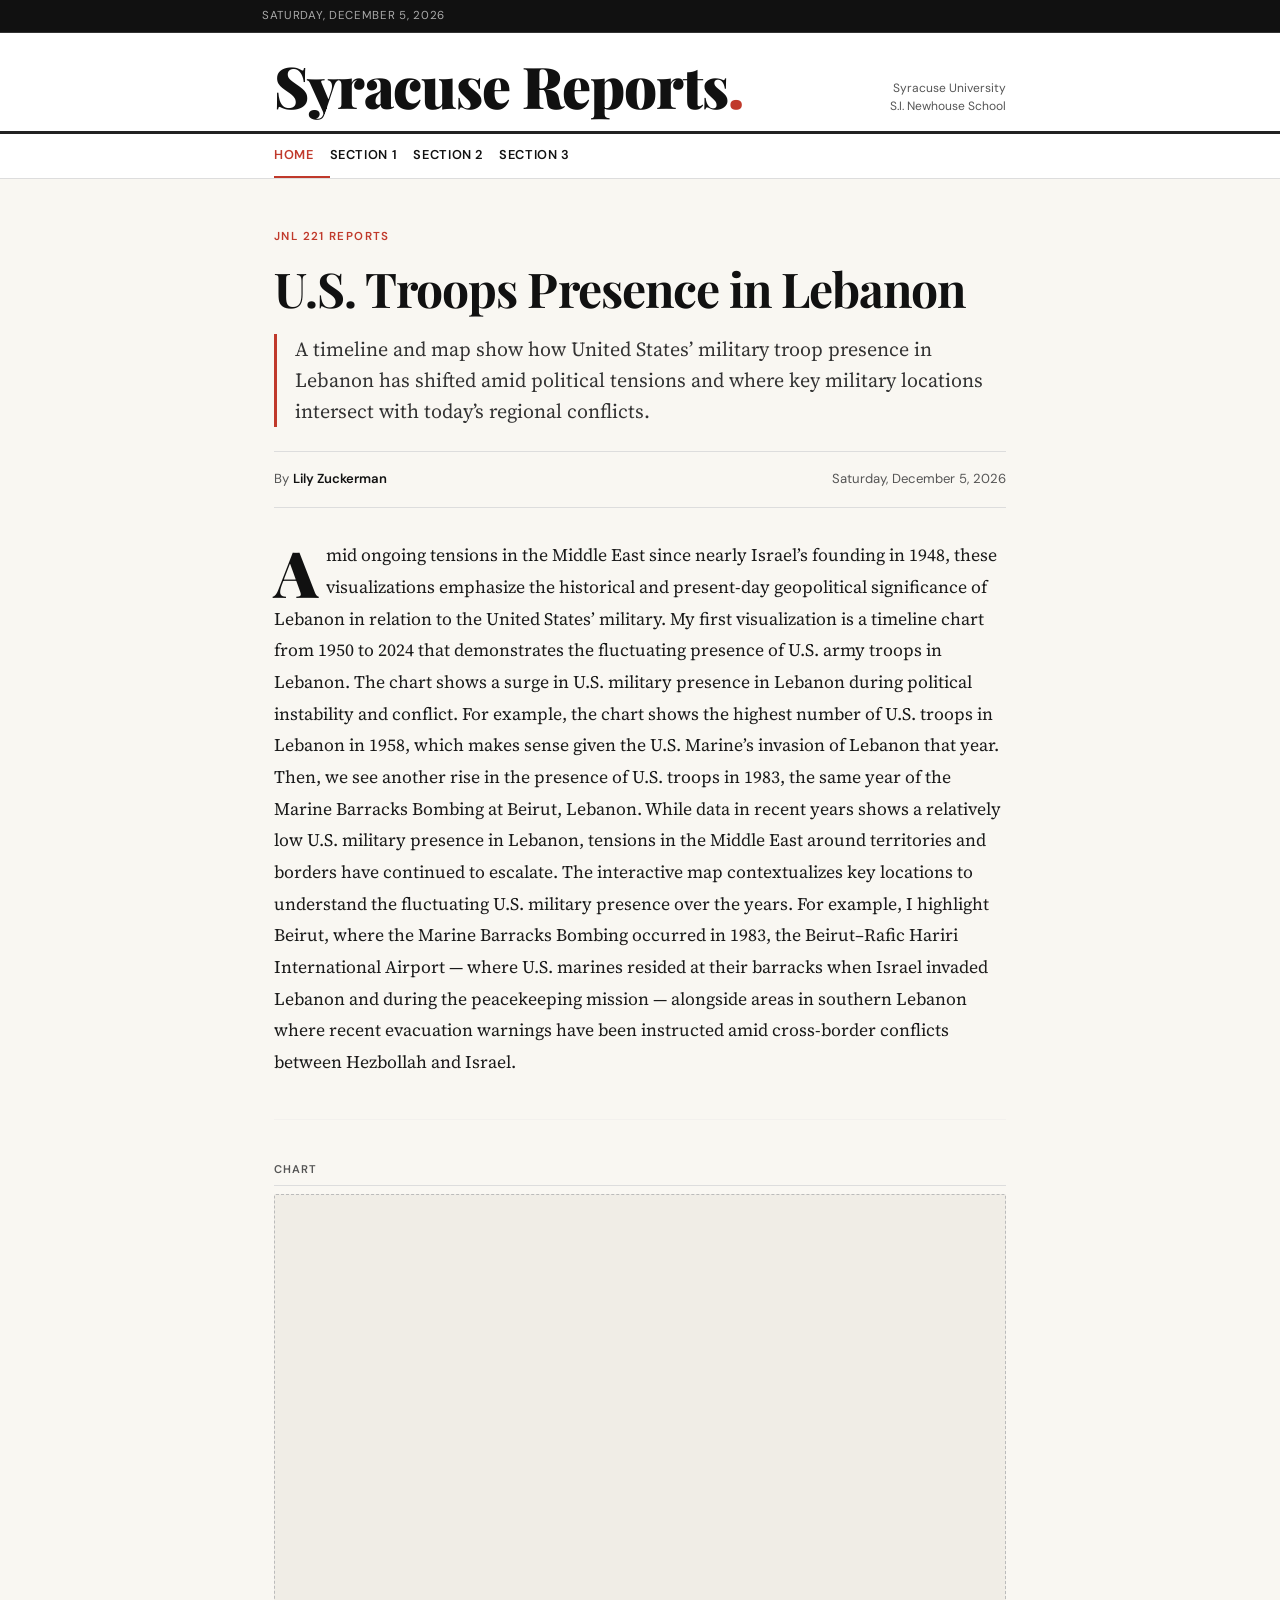
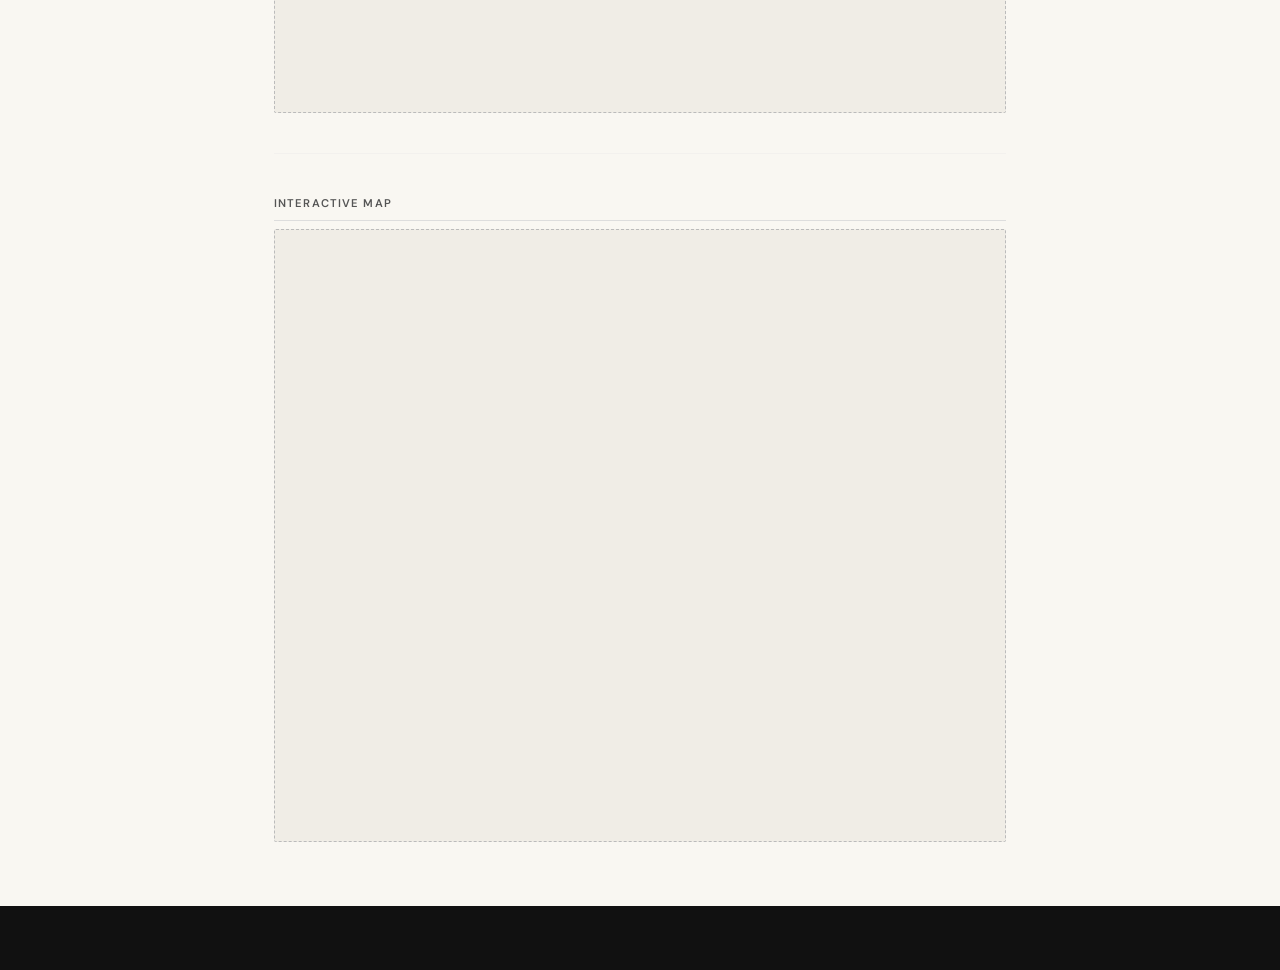
<file: index.html>
<!doctype html>
<html lang="en">
  <head>
    <meta charset="UTF-8" />
    <meta name="viewport" content="width=device-width, initial-scale=1.0" />

    <link rel="preconnect" href="https://fonts.googleapis.com" />
    <link rel="preconnect" href="https://fonts.gstatic.com" crossorigin />
    <link
      href="https://fonts.googleapis.com/css2?family=Playfair+Display:ital,wght@0,700;0,900;1,700&family=Source+Serif+4:ital,wght@0,400;0,600;1,400&family=DM+Sans:wght@400;500;600&display=swap"
      rel="stylesheet"
    />

    <link
      href="https://cdn.jsdelivr.net/npm/bootstrap@5.3.0-alpha3/dist/css/bootstrap.min.css"
      rel="stylesheet"
      integrity="sha384-KK94CHFLLe+nY2dmCWGMq91rCGa5gtU4mk92HdvYe+M/SXH301p5ILy+dN9+nJOZ"
      crossorigin="anonymous"
    />

    <link rel="stylesheet" href="style.css" />

    <title>Syracuse Reports</title>
  </head>

  <body>
    <!-- Top utility bar -->
    <div class="topbar">
      <div
        class="container d-flex justify-content-between align-items-center"
        style="max-width: var(--max-w)"
      >
        <span id="topbar-date"></span>
        <span></span>
      </div>
    </div>

    <!-- Masthead -->
    <header class="masthead">
      <div class="masthead-inner">
        <a class="publication-name" href="#">Syracuse Reports<span>.</span></a>
        <div class="masthead-meta">
          Syracuse University<br />S.I. Newhouse School
        </div>
      </div>
    </header>

    <!-- Section nav -->
    <nav class="section-nav" aria-label="Site sections">
      <div class="section-nav-inner">
        <a href="#" class="active">Home</a>
        <a href="#">Section 1</a>
        <a href="#">Section 2</a>
        <a href="#">Section 3</a>
      </div>
    </nav>

    <!-- Article -->
    <main class="article-wrapper">
      <div class="article-section-label">JNL 221 Reports</div>

      <h1 class="article-headline">U.S. Troops Presence in Lebanon</h1>

      <p class="article-deck">
        A timeline and map show how United States’ military troop presence in Lebanon has shifted amid political tensions and where key military locations intersect with today’s regional conflicts.
      </p>

      <div class="article-byline">
        <span>By <span class="byline-author">Lily Zuckerman</span></span>
        <span id="byline-date"></span>
      </div>

      <div class="article-body">
        <p>
          Amid ongoing tensions in the Middle East since nearly Israel’s founding in 1948, these visualizations emphasize the historical and present-day geopolitical significance of Lebanon in relation to the United States’ military. My first visualization is a timeline chart from 1950 to 2024 that demonstrates the fluctuating presence of U.S. army troops in Lebanon. The chart shows a surge in U.S. military presence in Lebanon during political instability and conflict. For example, the chart shows the highest number of U.S. troops in Lebanon in 1958, which makes sense given the U.S. Marine’s invasion of Lebanon that year. Then, we see another rise in the presence of U.S. troops in 1983, the same year of the Marine Barracks Bombing at Beirut, Lebanon. While data in recent years shows a relatively low U.S. military presence in Lebanon, tensions in the Middle East around territories and borders have continued to escalate. The interactive map contextualizes key locations to understand the fluctuating U.S. military presence over the years. For example, I highlight Beirut, where the Marine Barracks Bombing occurred in 1983, the Beirut–Rafic Hariri International Airport — where U.S. marines resided at their barracks when Israel invaded Lebanon and during the peacekeeping mission — alongside areas in southern Lebanon where recent evacuation warnings have been instructed amid cross-border conflicts between Hezbollah and Israel. 
        </p>

        <hr class="section-rule" />

        <!-- Datawrapper chart -->
        <div class="embed-block">
          <div class="embed-label">Chart</div>
          <div class="embed-placeholder">
            <iframe title="U.S. troops presence Lebanon" aria-label="Line chart" id="datawrapper-chart-99P5e" src="https://datawrapper.dwcdn.net/99P5e/1/" scrolling="no" frameborder="0" style="width: 0; min-width: 100% !important; border: none;" height="429" data-external="1"></iframe><script type="text/javascript">window.addEventListener("message",function(a){if(void 0!==a.data["datawrapper-height"]){var e=document.querySelectorAll("iframe");for(var t in a.data["datawrapper-height"])for(var r,i=0;r=e[i];i++)if(r.contentWindow===a.source){var d=a.data["datawrapper-height"][t]+"px";r.style.height=d}}});</script>
          </div>
        </div>

        <hr class="section-rule" />

        <!-- Google Map -->
        <div class="embed-block">
          <div class="embed-label">Interactive Map</div>
          <div class="embed-placeholder">
            <iframe title="Lebanon" aria-label="Locator map" id="datawrapper-chart-VDFf3" src="https://datawrapper.dwcdn.net/VDFf3/1/" scrolling="no" frameborder="0" style="width: 0; min-width: 100% !important; border: none;" height="524" data-external="1"></iframe><script type="text/javascript">window.addEventListener("message",function(a){if(void 0!==a.data["datawrapper-height"]){var e=document.querySelectorAll("iframe");for(var t in a.data["datawrapper-height"])for(var r,i=0;r=e[i];i++)if(r.contentWindow===a.source){var d=a.data["datawrapper-height"][t]+"px";r.style.height=d}}});</script>
          </div>
        </div>
      </div>
    </main>

    <!-- Footer -->
    <footer></footer>

    <script
      src="https://cdn.jsdelivr.net/npm/bootstrap@5.3.0-alpha3/dist/js/bootstrap.bundle.min.js"
      integrity="sha384-ENjdO4Dr2bkBIFxQpeoTz1HIcje39Wm4jDKdf19U8gI4ddQ3GYNS7NTKfAdVQSZe"
      crossorigin="anonymous"
    ></script>

    <script>
      const now = new Date();
      const opts = {
        weekday: "long",
        year: "numeric",
        month: "long",
        day: "numeric",
      };
      const dateStr = now.toLocaleDateString("en-US", opts);
      document.getElementById("topbar-date").textContent = dateStr;
      document.getElementById("byline-date").textContent = dateStr;
      document.getElementById("footer-year").textContent = now.getFullYear();
    </script>
  </body>
</html>
</file>
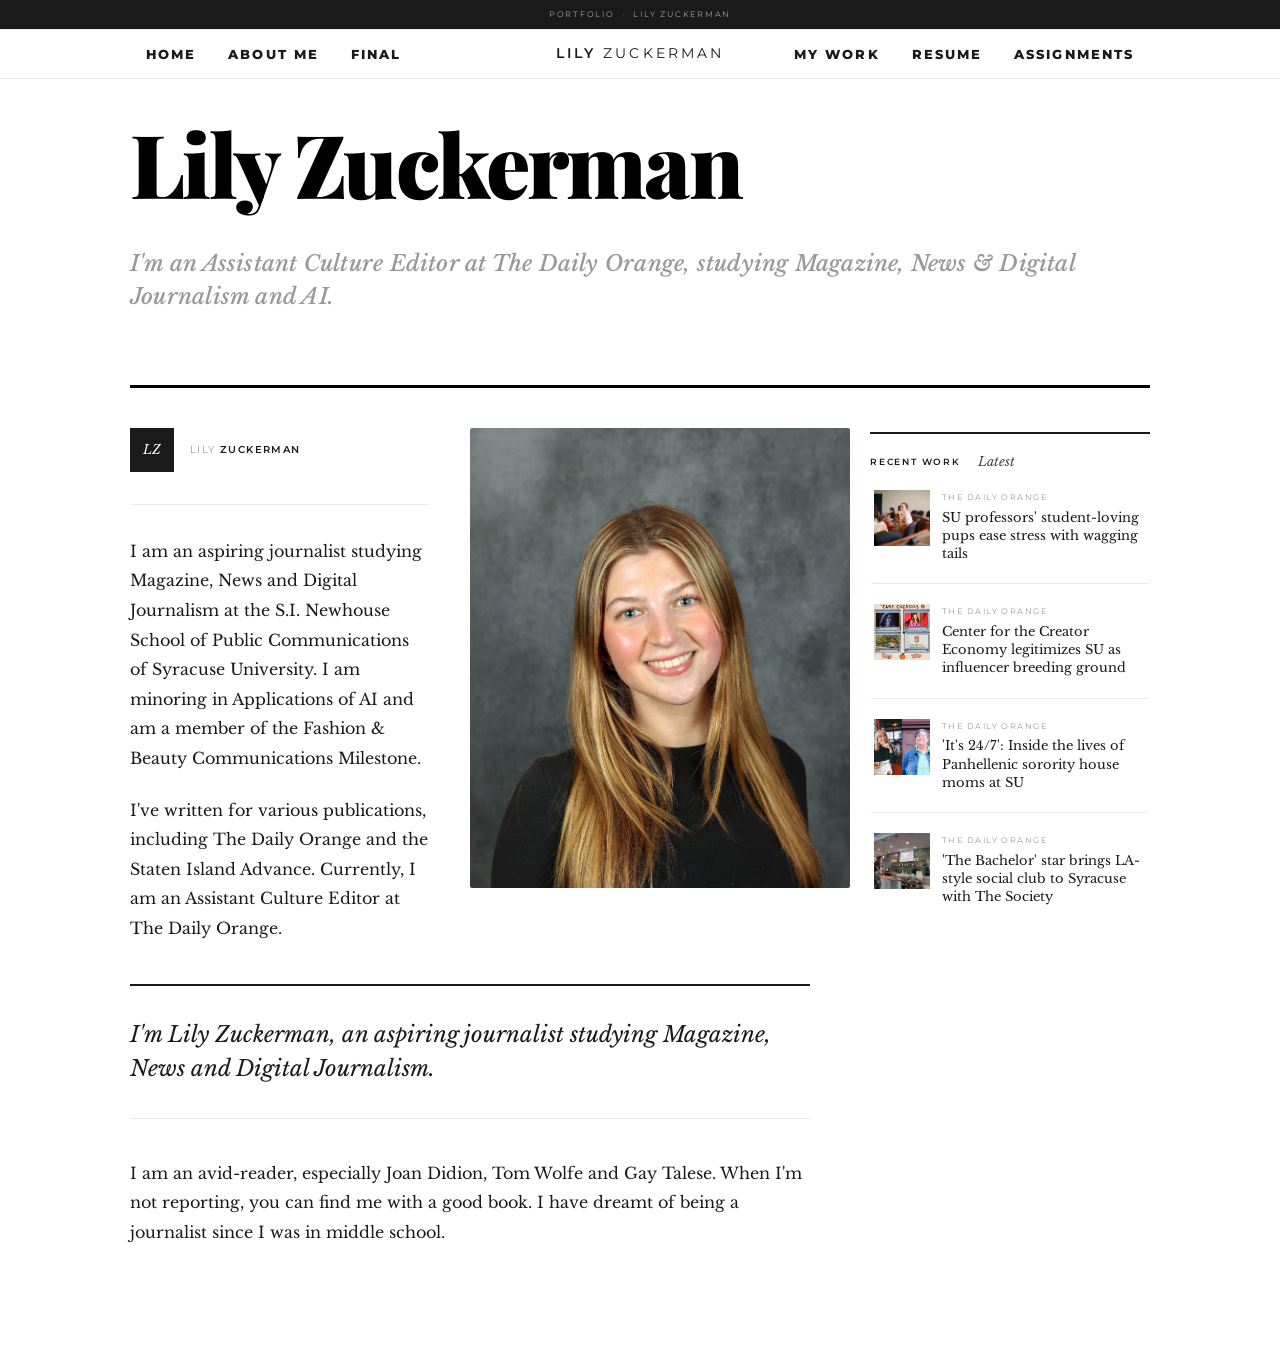
<file: portfolio/index.html>
<html>
<head>
    <title>Lily Zuckerman</title>
    <link rel="preconnect" href="https://fonts.googleapis.com">
    <link rel="preconnect" href="https://fonts.gstatic.com" crossorigin>
    <link href="https://fonts.googleapis.com/css2?family=Libre+Baskerville:ital,wght@0,400;0,700;1,400&family=Montserrat:wght@400;500;600&family=Playfair+Display:ital,wght@0,900;1,900&display=swap" rel="stylesheet">
    <link rel="stylesheet" href="style.css">
</head>
<body>

    <div class="top-bar">Portfolio &nbsp;·&nbsp; Lily Zuckerman</div>

    <header>
        <div class="header-inner">
            <nav>
                <a href="index.html">Home</a>
                <a href="about/index.html">About Me</a>
                <a href="final/index.html" target="_blank">Final</a>
            </nav>
            <a class="masthead" href="index.html">Lily <em>Zuckerman</em></a>
            <nav class="right">
                <a href="work/index.html">My Work</a>
                <a href="lily-zuckerman-resume.pdf" target="_blank">Resume</a>
                <a href="assignments/index.html" target="_blank">Assignments</a>
            </nav>
        </div>
    </header>

    <div class="page-wrapper">

        <div class="article-header">
            <h1>Lily Zuckerman</h1>
            <h2>I'm an Assistant Culture Editor at The Daily Orange, studying Magazine, News & Digital Journalism and AI.</h2>
        </div>

        <div class="article-body">

            <div class="main-col">

                <div class="photo-block" style="float: right; margin: 0 0 24px 40px; width: 340px;">
                    <img src="lily-zuckerman-image.jpg" alt="A photo of Lily Zuckerman in a black shirt.">
                </div>

                <div class="byline">
                    <div class="byline-monogram">LZ</div>
                    <div class="byline-text">Lily <strong> Zuckerman</strong></div>
                </div>

                <p>I am an aspiring journalist studying Magazine, News and Digital Journalism at the S.I. Newhouse School of Public Communications of Syracuse University. I am minoring in Applications of AI and am a member of the Fashion & Beauty Communications Milestone.</p>

                <p>I've written for various publications, including The Daily Orange and the Staten Island Advance. Currently, I am an Assistant Culture Editor at The Daily Orange. </p>

                <blockquote>
                    <p>I'm Lily Zuckerman, an aspiring journalist studying Magazine, News and Digital Journalism.</p>
                </blockquote>
                <p>I am an avid-reader, especially Joan Didion, Tom Wolfe and Gay Talese. When I'm not reporting, you can find me with a good book. I have dreamt of being a journalist since I was in middle school.</p>

            </div>

<aside class="sidebar">
    <div class="sidebar-section">
        <p class="sidebar-label">Recent Work &nbsp;<em>Latest</em></p>
 
        <a href="https://dailyorange.com/2026/03/su-professors-student-loving-pups-ease-stress-with-wagging-tails/" target="_blank" class="sidebar-item">
            <div class="sidebar-thumb">
                <img src="professor-dogs.jpg" alt="Professor dogs">
            </div>
            <div class="sidebar-item-text">
                <span class="sidebar-item-cat">The Daily Orange</span>
                <p class="sidebar-item-title">SU professors' student-loving pups ease stress with wagging tails</p>
            </div>
        </a>
 
        <a href="https://dailyorange.com/2026/01/center-for-the-creator-economy-su-influencers/" target="_blank" class="sidebar-item">
            <div class="sidebar-thumb">
                <img src="cuse-creators.jpg" alt="Cuse Creators">
            </div>
            <div class="sidebar-item-text">
                <span class="sidebar-item-cat">The Daily Orange</span>
                <p class="sidebar-item-title">Center for the Creator Economy legitimizes SU as influencer breeding ground</p>
            </div>
        </a>
 
        <a href="https://dailyorange.com/2026/02/syracuse-university-sorority-house-moms/" target="_blank" class="sidebar-item">
            <div class="sidebar-thumb">
                <img src="house-moms.jpg" alt="Sorority house moms">
            </div>
            <div class="sidebar-item-text">
                <span class="sidebar-item-cat">The Daily Orange</span>
                <p class="sidebar-item-title">'It's 24/7': Inside the lives of Panhellenic sorority house moms at SU</p>
            </div>
        </a>
 
        <a href="https://dailyorange.com/2025/10/the-bachelor-star-brings-la-style-social-club-to-syracuse-with-the-society/" target="_blank" class="sidebar-item">
            <div class="sidebar-thumb">
                <img src="bachelor-star.jpg" alt="The Society cafe">
            </div>
            <div class="sidebar-item-text">
                <span class="sidebar-item-cat">The Daily Orange</span>
                <p class="sidebar-item-title">'The Bachelor' star brings LA-style social club to Syracuse with The Society</p>
            </div>
        </a>
 
    </div>
</aside>

        </div>
    </div>

</body>
</html>
</file>
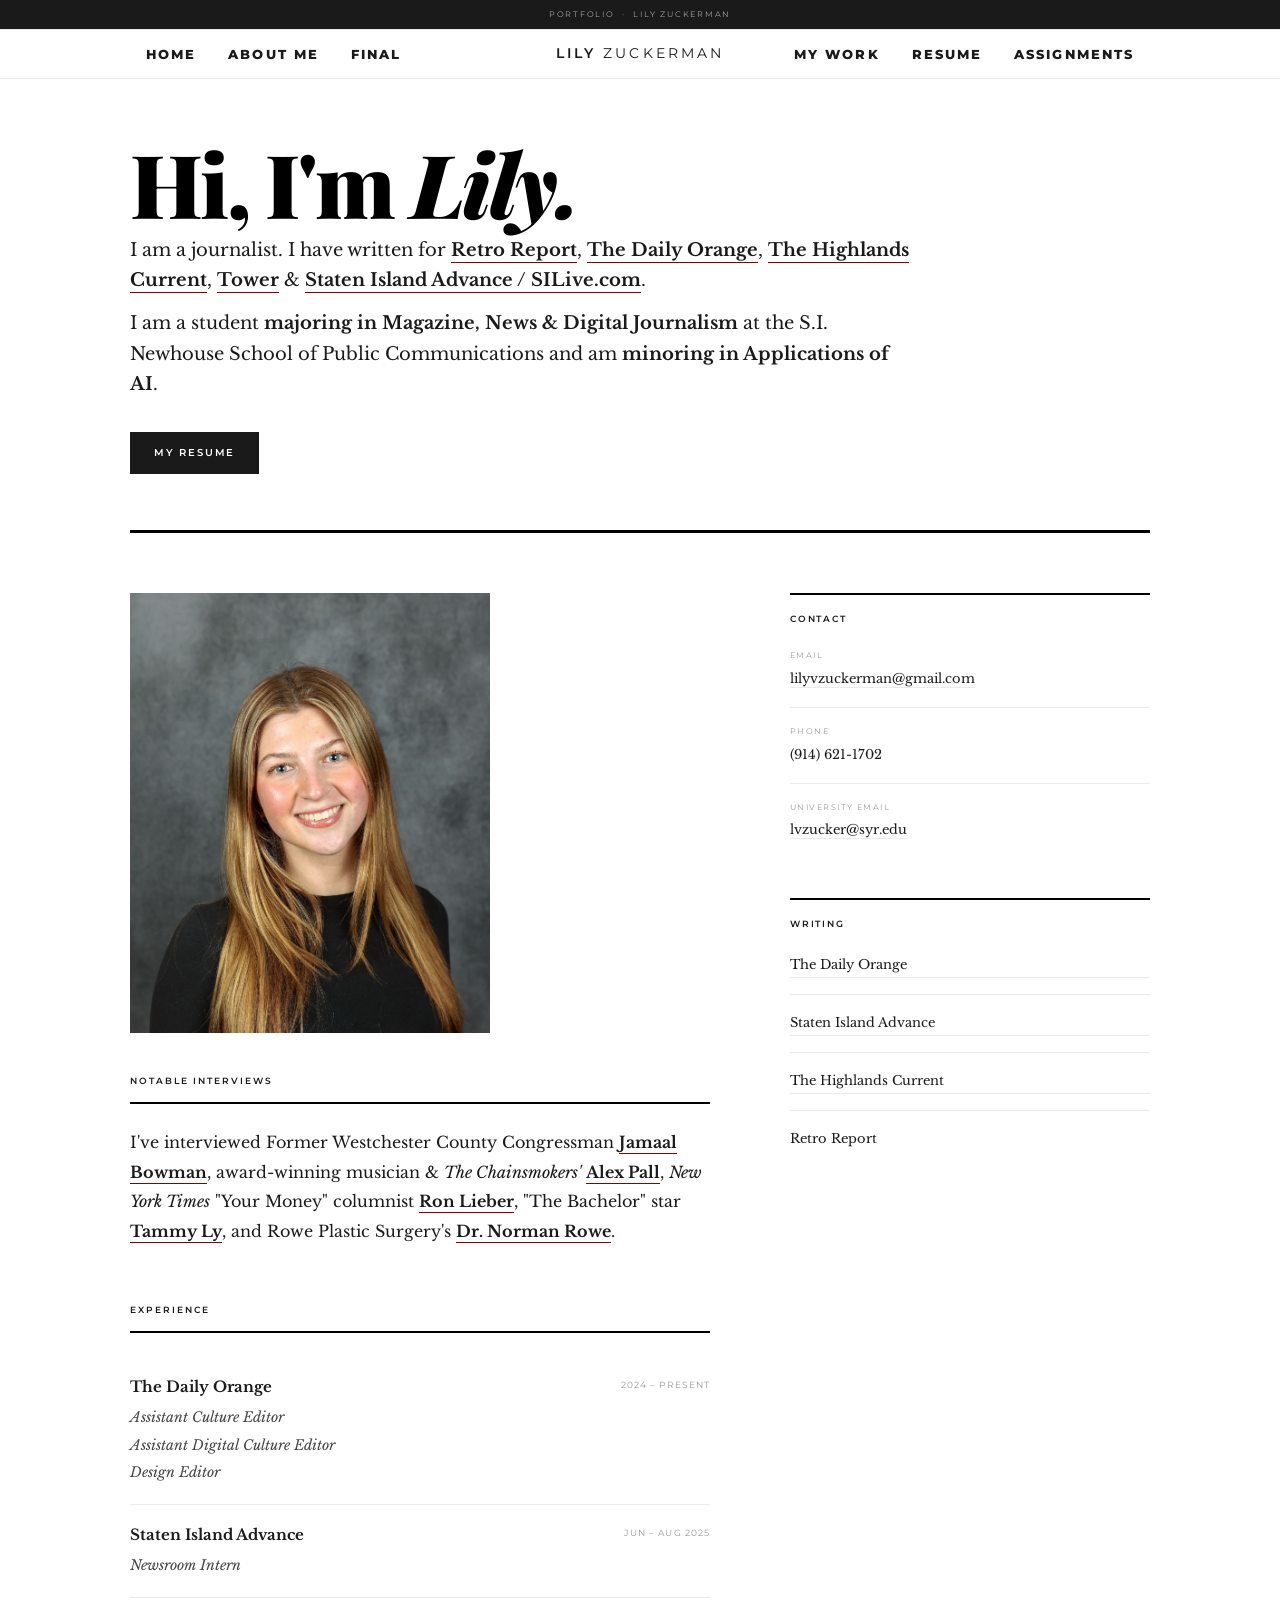
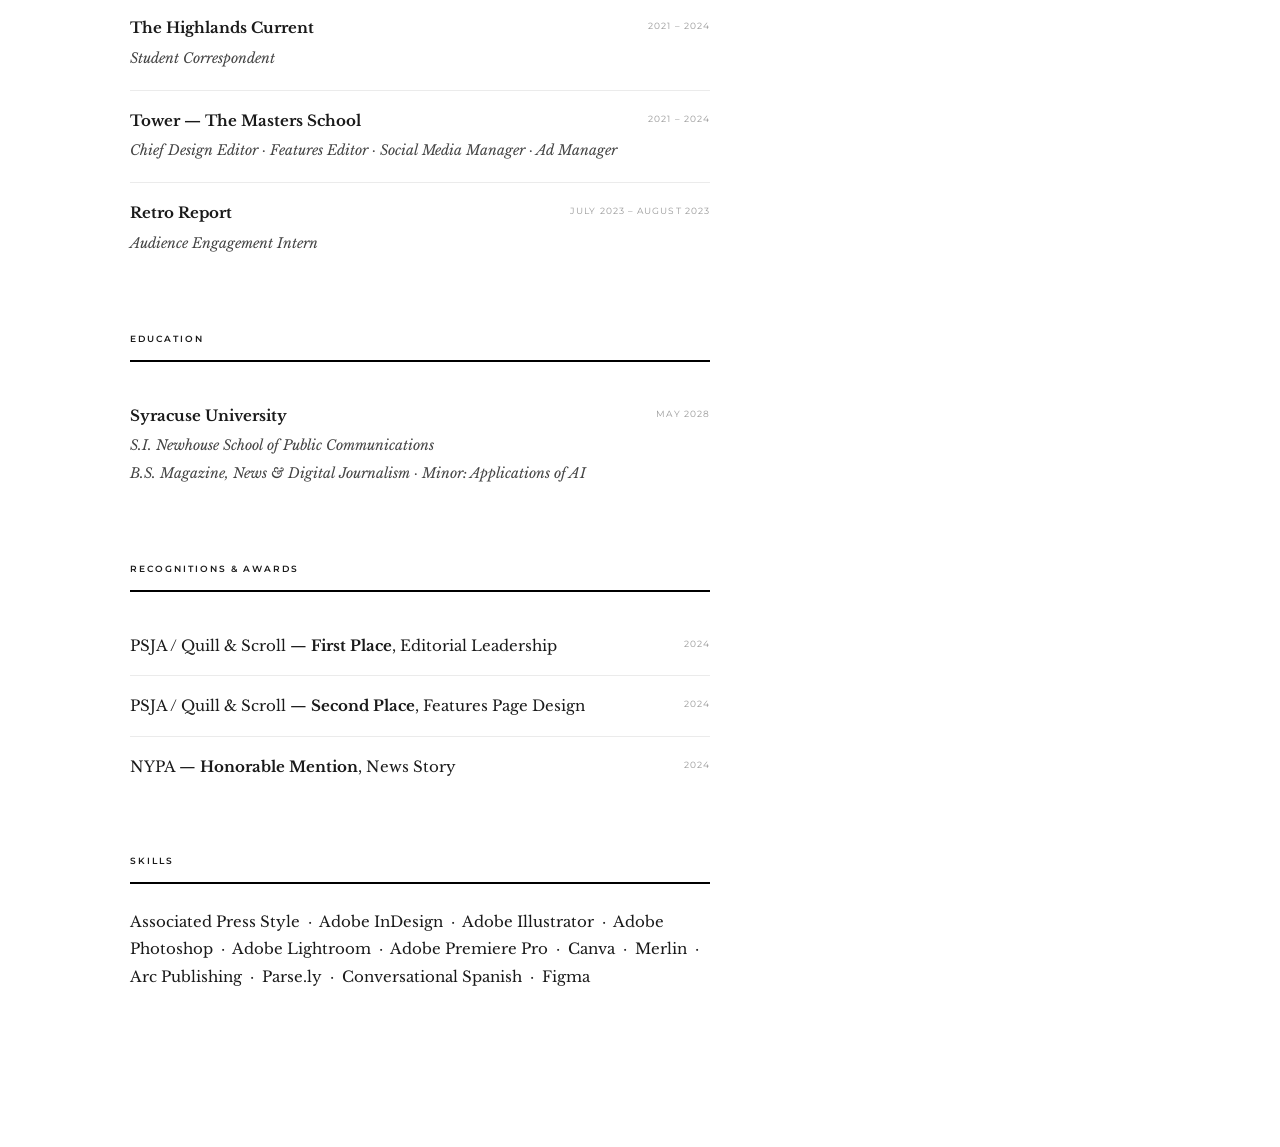
<file: portfolio/about/index.html>
<html>
<head>
    <title>About Lily Zuckerman</title>
    <link rel="preconnect" href="https://fonts.googleapis.com">
    <link rel="preconnect" href="https://fonts.gstatic.com" crossorigin>
    <link href="https://fonts.googleapis.com/css2?family=Libre+Baskerville:ital,wght@0,400;0,700;1,400&family=Montserrat:wght@400;500;600&family=Playfair+Display:ital,wght@0,900;1,900&display=swap" rel="stylesheet">
    <link rel="stylesheet" href="../style.css">
    <style>
        .about-hero {
            padding: 60px 0 56px;
            border-bottom: 3px solid #000;
            margin-bottom: 60px;
        }
        .about-hero h1 {
            font-family: 'Playfair Display', Georgia, serif;
            font-weight: 900;
            font-size: clamp(52px, 7vw, 88px);
            line-height: 1.0;
            letter-spacing: -0.03em;
            margin: 0 0 8px;
            color: #000;
        }
        .about-hero h1 em {
            font-style: italic;
        }
        .about-intro {
            font-family: 'Libre Baskerville', serif;
            font-size: 18px;
            line-height: 1.7;
            color: var(--black);
            margin: 0 0 12px;
            max-width: 780px;
        }
        .about-intro a {
            color: var(--black);
            font-weight: 700;
            text-decoration: none;
            border-bottom: 1.5px solid var(--crimson);
            padding-bottom: 1px;
            transition: color 0.2s;
        }
        .about-intro a:hover { color: var(--crimson); }
        .about-intro em { font-style: italic; }
        .resume-btn {
            display: inline-block;
            margin: 20px 0 0;
            font-family: 'Montserrat', sans-serif;
            font-size: 10px;
            font-weight: 600;
            letter-spacing: 0.18em;
            text-transform: uppercase;
            color: var(--white);
            background: var(--black);
            text-decoration: none;
            padding: 12px 24px;
            transition: background 0.2s;
        }
        .resume-btn:hover { background: var(--crimson); }
        .about-body {
            display: grid;
            grid-template-columns: 1fr 360px;
            gap: 80px;
            align-items: start;
        }
        .about-photo {
            width: 100%;
            max-width: 360px;
            height: 440px;
            object-fit: cover;
            object-position: center top;
            display: block;
            margin-bottom: 40px;
        }
        .section-label {
            font-family: 'Montserrat', sans-serif;
            font-size: 9px;
            font-weight: 600;
            letter-spacing: 0.22em;
            text-transform: uppercase;
            color: var(--black);
            display: block;
            padding-bottom: 12px;
            border-bottom: 2px solid #000;
            margin: 0 0 24px;
        }
        .interviews-block {
            margin-bottom: 56px;
        }
        .interviews-block p {
            font-family: 'Libre Baskerville', serif;
            font-size: 16px;
            line-height: 1.85;
            color: var(--black);
            margin: 0;
        }
        .interviews-block a {
            color: var(--black);
            font-weight: 700;
            text-decoration: none;
            border-bottom: 1.5px solid var(--crimson);
            padding-bottom: 1px;
            transition: color 0.2s;
        }
        .interviews-block a:hover { color: var(--crimson); }
        .exp-block {
            margin-bottom: 56px;
        }
        .exp-item {
            display: flex;
            justify-content: space-between;
            align-items: start;
            padding: 16px 0;
            border-bottom: 1px solid var(--gray-light);
        }
        .exp-item:last-child { border-bottom: none; }
        .exp-left { flex: 1; }
        .exp-org {
            font-family: 'Libre Baskerville', serif;
            font-weight: 700;
            font-size: 15px;
            color: var(--black);
            margin: 0 0 4px;
            text-decoration: none;
            display: block;
        }
        a.exp-org:hover { color: var(--crimson); }
        .exp-role {
            font-family: 'Libre Baskerville', serif;
            font-style: italic;
            font-size: 14px;
            color: var(--gray-dark);
            margin: 0 0 2px;
        }
        .exp-date {
            font-family: 'Montserrat', sans-serif;
            font-size: 9px;
            letter-spacing: 0.12em;
            text-transform: uppercase;
            color: var(--gray-mid);
            white-space: nowrap;
            padding-top: 4px;
        }
        .skills-block {
            margin-bottom: 56px;
        }
        .skills-list {
            font-family: 'Libre Baskerville', serif;
            font-size: 15px;
            line-height: 1.85;
            color: var(--black);
            margin: 0;
        }
        .awards-block { margin-bottom: 56px; }
        .award-item {
            display: flex;
            justify-content: space-between;
            align-items: start;
            padding: 16px 0;
            border-bottom: 1px solid var(--gray-light);
        }
        .award-item:last-child { border-bottom: none; }
        .award-name {
            font-family: 'Libre Baskerville', serif;
            font-size: 15px;
            color: var(--black);
            margin: 0;
        }
        .award-name strong { font-weight: 700; }
        .award-year {
            font-family: 'Montserrat', sans-serif;
            font-size: 9px;
            letter-spacing: 0.12em;
            text-transform: uppercase;
            color: var(--gray-mid);
            white-space: nowrap;
            padding-top: 4px;
        }
        .contact-panel {
            position: sticky;
            top: 90px;
        }
        .contact-block {
            border-top: 2px solid #000;
            padding-top: 16px;
            margin-bottom: 40px;
        }
        .contact-block-label {
            font-family: 'Montserrat', sans-serif;
            font-size: 9px;
            font-weight: 600;
            letter-spacing: 0.2em;
            text-transform: uppercase;
            color: var(--black);
            margin: 0 0 20px;
        }
        .contact-item {
            margin-bottom: 16px;
            padding-bottom: 16px;
            border-bottom: 1px solid var(--gray-light);
        }
        .contact-item:last-child { border-bottom: none; }
        .contact-item-label {
            font-family: 'Montserrat', sans-serif;
            font-size: 8px;
            letter-spacing: 0.18em;
            text-transform: uppercase;
            color: var(--gray-mid);
            margin: 0 0 4px;
            display: block;
        }
        .contact-item-value {
            font-family: 'Libre Baskerville', serif;
            font-size: 13px;
            color: var(--black);
            margin: 0;
        }
        .contact-item-value a {
            color: var(--black);
            text-decoration: none;
            border-bottom: 1px solid var(--gray-light);
            transition: color 0.2s;
        }
        .contact-item-value a:hover { color: var(--crimson); }
        @media (max-width: 820px) {
            .about-body { grid-template-columns: 1fr; gap: 40px; }
            .contact-panel { position: static; }
        }
    </style>
</head>
<body>
 
    <div class="top-bar">Portfolio &nbsp;·&nbsp; Lily Zuckerman</div>
 
    <header>
        <div class="header-inner">
            <nav>
                <a href="../index.html">Home</a>
                <a href="index.html">About Me</a>
                <a href="../final/index.html" target="_blank">Final</a>
            </nav>
            <a class="masthead" href="../index.html">Lily <em>Zuckerman</em></a>
            <nav class="right">
                <a href="work/index.html">My Work</a>
                <a href="../lily-zuckerman-resume.pdf" target="_blank">Resume</a>
                <a href="../assignments/index.html" target="_blank">Assignments</a>
            </nav>
        </div>
    </header>
 
    <div class="page-wrapper">
 
        <div class="about-hero">
            <h1>Hi, I'm <em>Lily.</em></h1>
            <p class="about-intro">I am a journalist. I have written for <a href="https://retroreport.org/author/lily-zuckerman/" target="_blank">Retro Report</a>, <a href="https://dailyorange.com/writers/lily-zuckerman/" target="_blank">The Daily Orange</a>, <a href="https://highlandscurrent.org/author/lzuckerman/" target="_blank">The Highlands Current</a>, <a href="https://tower.mastersny.org/staff_name/lily-zuckerman/" target="_blank">Tower</a> &amp; <a href="https://www.silive.com/staff/lily-zuckerman/" target="_blank">Staten Island Advance / SILive.com</a>.</p>
            <p class="about-intro">I am a student <strong>majoring in Magazine, News &amp; Digital Journalism</strong> at the S.I. Newhouse School of Public Communications and am <strong>minoring in Applications of AI</strong>.</p>
            <a href="https://www.lilyzuckerman.com/s/Copy-of-Lily-Zuckerman-Resume-as-of-127-1.pdf" target="_blank" class="resume-btn">My Resume</a>
        </div>
 
        <div class="about-body">
 
            <div class="about-main">
 
                <img src="../lily-zuckerman-image.jpg" alt="A photo of Lily Zuckerman." class="about-photo">
 
                <!-- Interviews -->
                <div class="interviews-block">
                    <span class="section-label">Notable Interviews</span>
                    <p>I've interviewed Former Westchester County Congressman <a href="https://tower.mastersny.org/12108/opinion/tiktok-is-stealing-your-time-not-information/" target="_blank">Jamaal Bowman</a>, award-winning musician &amp; <em>The Chainsmokers'</em> <a href="https://tower.mastersny.org/11797/features/alex-pall-03-smokes-the-music-industry-with-the-chainsmokers/" target="_blank">Alex Pall</a>, <em>New York Times</em> "Your Money" columnist <a href="https://tower.mastersny.org/8835/features/more-time-please-the-ins-and-outs-of-extra-time/" target="_blank">Ron Lieber</a>, "The Bachelor" star <a href="https://dailyorange.com/2025/10/the-bachelor-star-brings-la-style-social-club-to-syracuse-with-the-society/" target="_blank">Tammy Ly</a>, and Rowe Plastic Surgery's <a href="https://tower.mastersny.org/14058/uncategorized/toxic-social-media-trend-of-anti-aging-skincare-harms-young-viewers-outlook-on-beauty/" target="_blank">Dr. Norman Rowe</a>.</p>
                </div>
 
                <!-- Experience -->
                <div class="exp-block">
                    <span class="section-label">Experience</span>

                    <div class="exp-item">
                        <div class="exp-left">
                            <a href="https://dailyorange.com/writers/lily-zuckerman/" target="_blank" class="exp-org">The Daily Orange</a>
                            <p class="exp-role">Assistant Culture Editor</p>
                            <p class="exp-role">Assistant Digital Culture Editor</p>
                            <p class="exp-role">Design Editor</p>
                        </div>
                        <span class="exp-date">2024 – Present</span>
                    </div>
 
                    <div class="exp-item">
                        <div class="exp-left">
                            <a href="https://www.silive.com/staff/lily-zuckerman/" target="_blank" class="exp-org">Staten Island Advance</a>
                            <p class="exp-role">Newsroom Intern</p>
                        </div>
                        <span class="exp-date">Jun – Aug 2025</span>
                    </div>
 
                    <div class="exp-item">
                        <div class="exp-left">
                            <a href="https://highlandscurrent.org/author/lzuckerman/" target="_blank" class="exp-org">The Highlands Current</a>
                            <p class="exp-role">Student Correspondent</p>
                        </div>
                        <span class="exp-date">2021 – 2024</span>
                    </div>
 
                    <div class="exp-item">
                        <div class="exp-left">
                            <a href="https://tower.mastersny.org/staff_name/lily-zuckerman/" target="_blank" class="exp-org">Tower — The Masters School</a>
                            <p class="exp-role">Chief Design Editor · Features Editor · Social Media Manager · Ad Manager</p>
                        </div>
                        <span class="exp-date">2021 – 2024</span>
                    </div>

                        <div class="exp-item">
                        <div class="exp-left">
                            <a href="https://retroreport.org/author/lily-zuckerman/" target="_blank" class="exp-org">Retro Report</a>
                            <p class="exp-role">Audience Engagement Intern</p>
                        </div>
                        <span class="exp-date">July 2023 – August 2023</span>
                    </div>
 
                </div>
 
                <!-- Education -->
                <div class="exp-block">
                    <span class="section-label">Education</span>
                    <div class="exp-item">
                        <div class="exp-left">
                            <span class="exp-org">Syracuse University</span>
                            <p class="exp-role">S.I. Newhouse School of Public Communications</p>
                            <p class="exp-role">B.S. Magazine, News &amp; Digital Journalism · Minor: Applications of AI</p>
                        </div>
                        <span class="exp-date">May 2028</span>
                    </div>
                </div>
 
                <!-- Awards -->
                <div class="awards-block">
                    <span class="section-label">Recognitions &amp; Awards</span>
                    <div class="award-item">
                        <p class="award-name">PSJA / Quill &amp; Scroll — <strong>First Place</strong>, Editorial Leadership</p>
                        <span class="award-year">2024</span>
                    </div>
                    <div class="award-item">
                        <p class="award-name">PSJA / Quill &amp; Scroll — <strong>Second Place</strong>, Features Page Design</p>
                        <span class="award-year">2024</span>
                    </div>
                    <div class="award-item">
                        <p class="award-name">NYPA — <strong>Honorable Mention</strong>, News Story</p>
                        <span class="award-year">2024</span>
                    </div>
                </div>
 
                <!-- Skills -->
                <div class="skills-block">
                    <span class="section-label">Skills</span>
                    <p class="skills-list">Associated Press Style &nbsp;·&nbsp; Adobe InDesign &nbsp;·&nbsp; Adobe Illustrator &nbsp;·&nbsp; Adobe Photoshop &nbsp;·&nbsp; Adobe Lightroom &nbsp;·&nbsp; Adobe Premiere Pro &nbsp;·&nbsp; Canva &nbsp;·&nbsp; Merlin &nbsp;·&nbsp; Arc Publishing &nbsp;·&nbsp; Parse.ly &nbsp;·&nbsp; Conversational Spanish &nbsp;·&nbsp; Figma</p>
                </div>
 
            </div>
 
            <!-- Right panel -->
            <aside class="contact-panel">
                <div class="contact-block">
                    <p class="contact-block-label">Contact</p>
                    <div class="contact-item">
                        <span class="contact-item-label">Email</span>
                        <p class="contact-item-value"><a href="mailto:lilyvzuckerman@gmail.com">lilyvzuckerman@gmail.com</a></p>
                    </div>
                    <div class="contact-item">
                        <span class="contact-item-label">Phone</span>
                        <p class="contact-item-value">(914) 621-1702</p>
                    </div>
                    <div class="contact-item">
                        <span class="contact-item-label">University Email</span>
                        <p class="contact-item-value"><a href="mailto:lvzucker@syr.edu">lvzucker@syr.edu</a></p>
                    </div>
                </div>
 
                <div class="contact-block">
                    <p class="contact-block-label">Writing</p>
                    <div class="contact-item">
                        <a href="https://dailyorange.com/writers/lily-zuckerman/" target="_blank" class="contact-item-value" style="text-decoration:none; border-bottom: 1px solid var(--gray-light); display:block; color: var(--black);">The Daily Orange</a>
                    </div>
                    <div class="contact-item">
                        <a href="https://www.silive.com/staff/lily-zuckerman/" target="_blank" class="contact-item-value" style="text-decoration:none; border-bottom: 1px solid var(--gray-light); display:block; color: var(--black);">Staten Island Advance</a>
                    </div>
                    <div class="contact-item">
                        <a href="https://highlandscurrent.org/author/lzuckerman/" target="_blank" class="contact-item-value" style="text-decoration:none; border-bottom: 1px solid var(--gray-light); display:block; color: var(--black);">The Highlands Current</a>
                    </div>
                    <div class="contact-item">
                        <a href="https://retroreport.org/author/lily-zuckerman/" target="_blank" class="contact-item-value" style="text-decoration:none; display:block; color: var(--black);">Retro Report</a>
                    </div>
                </div>
 
            </aside>
 
        </div>
    </div>
 
</body>
</html>
</file>
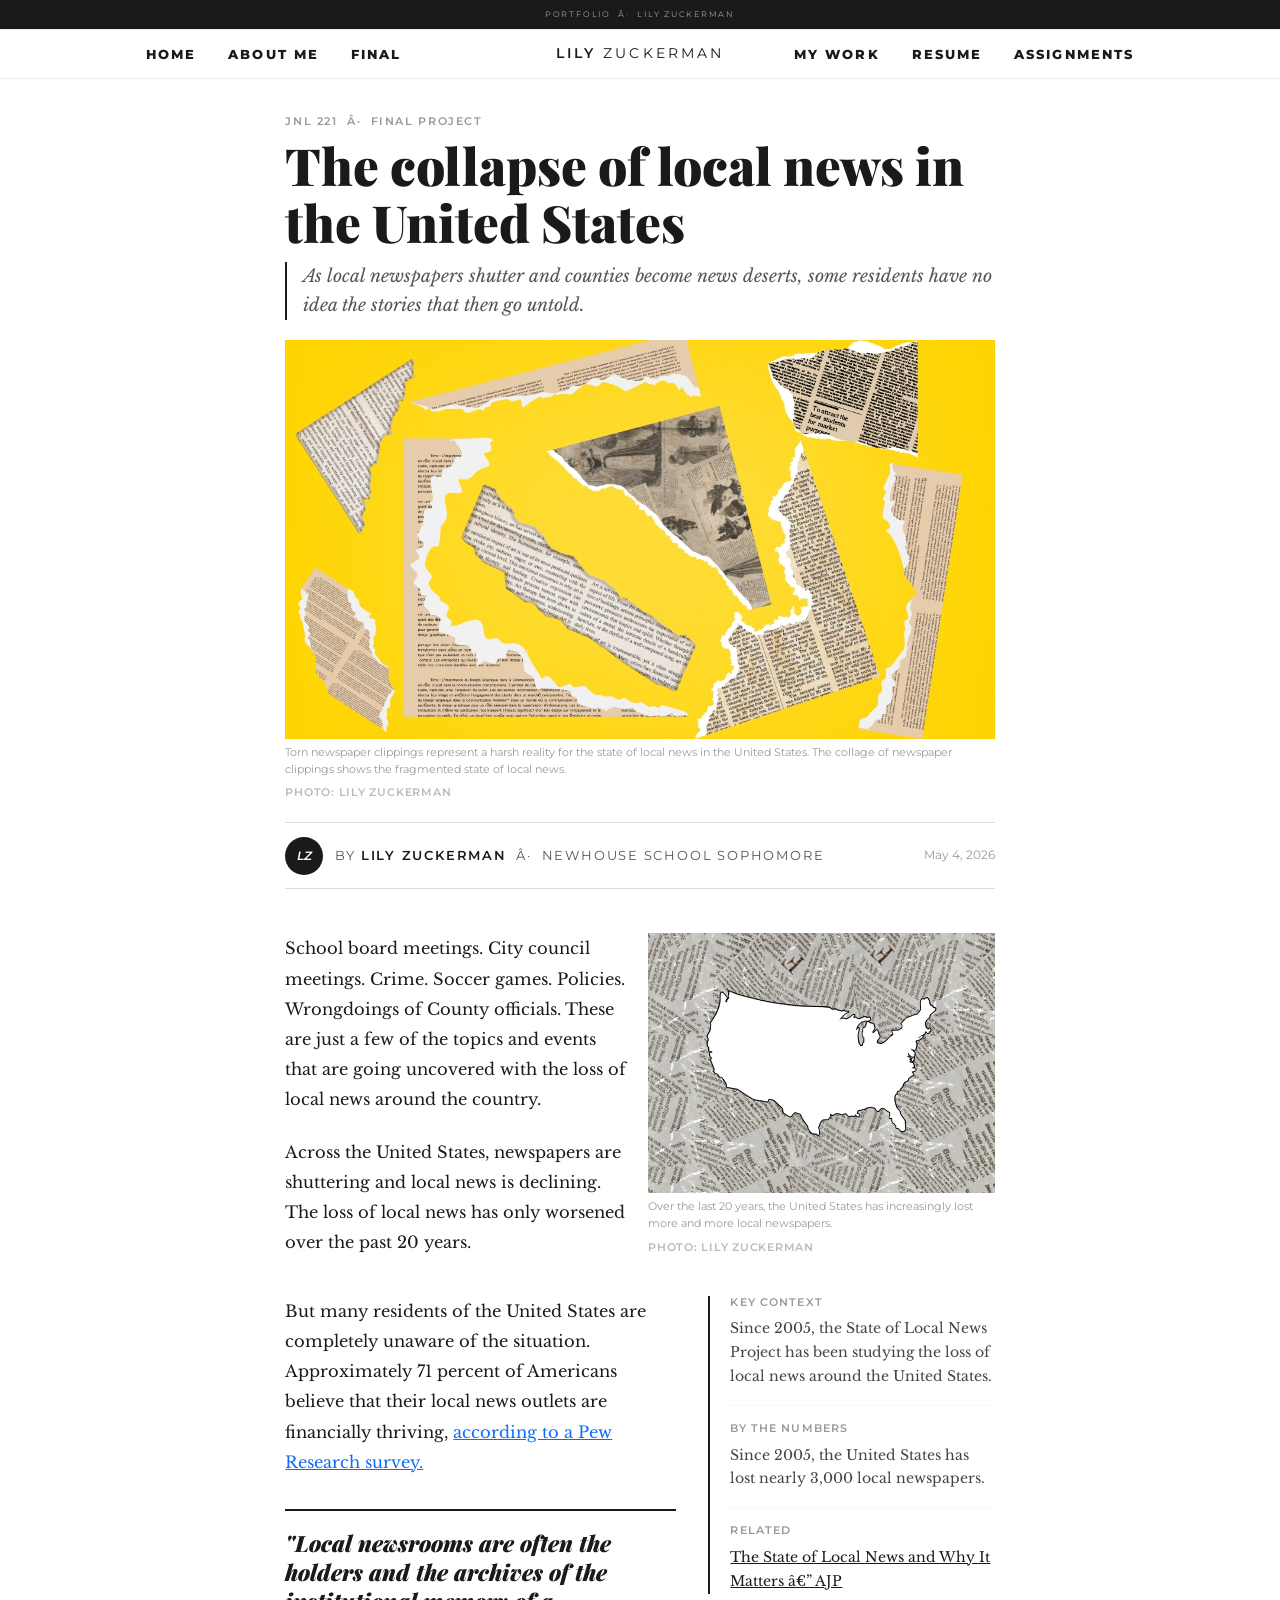
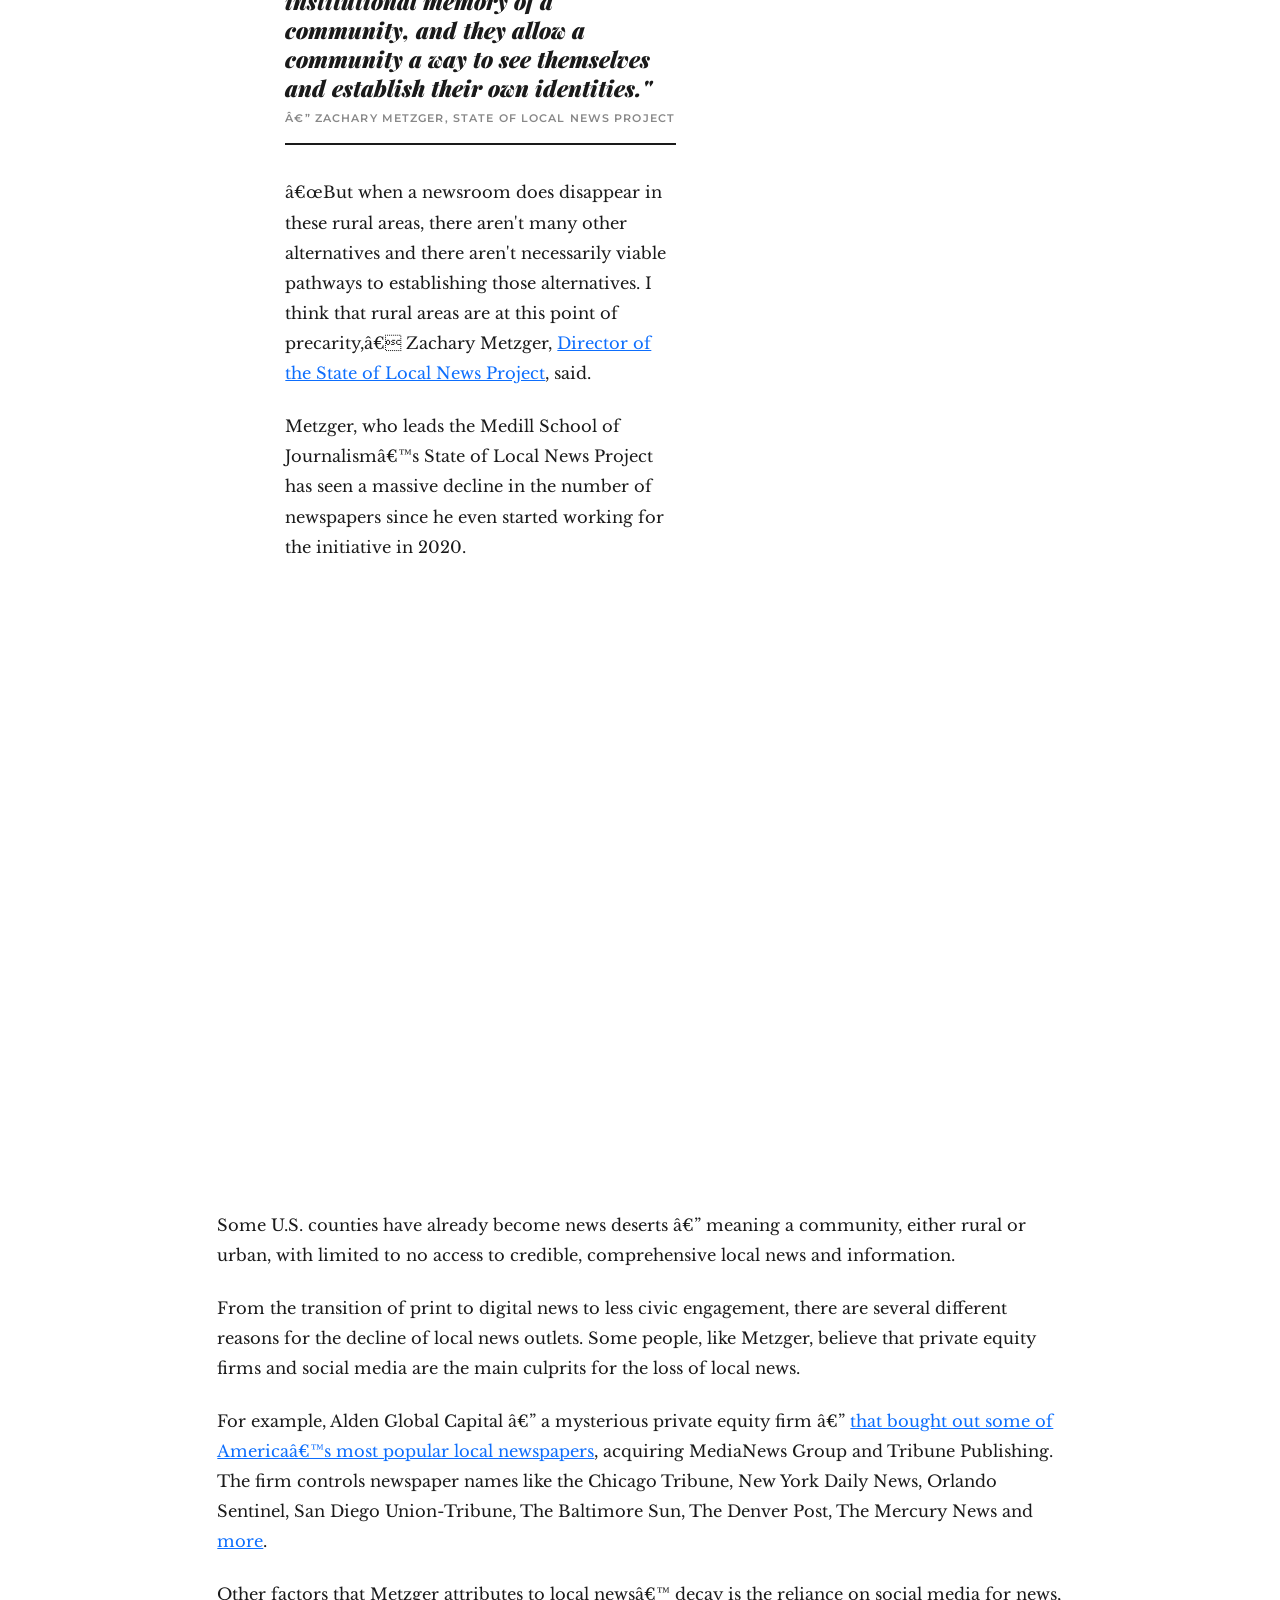
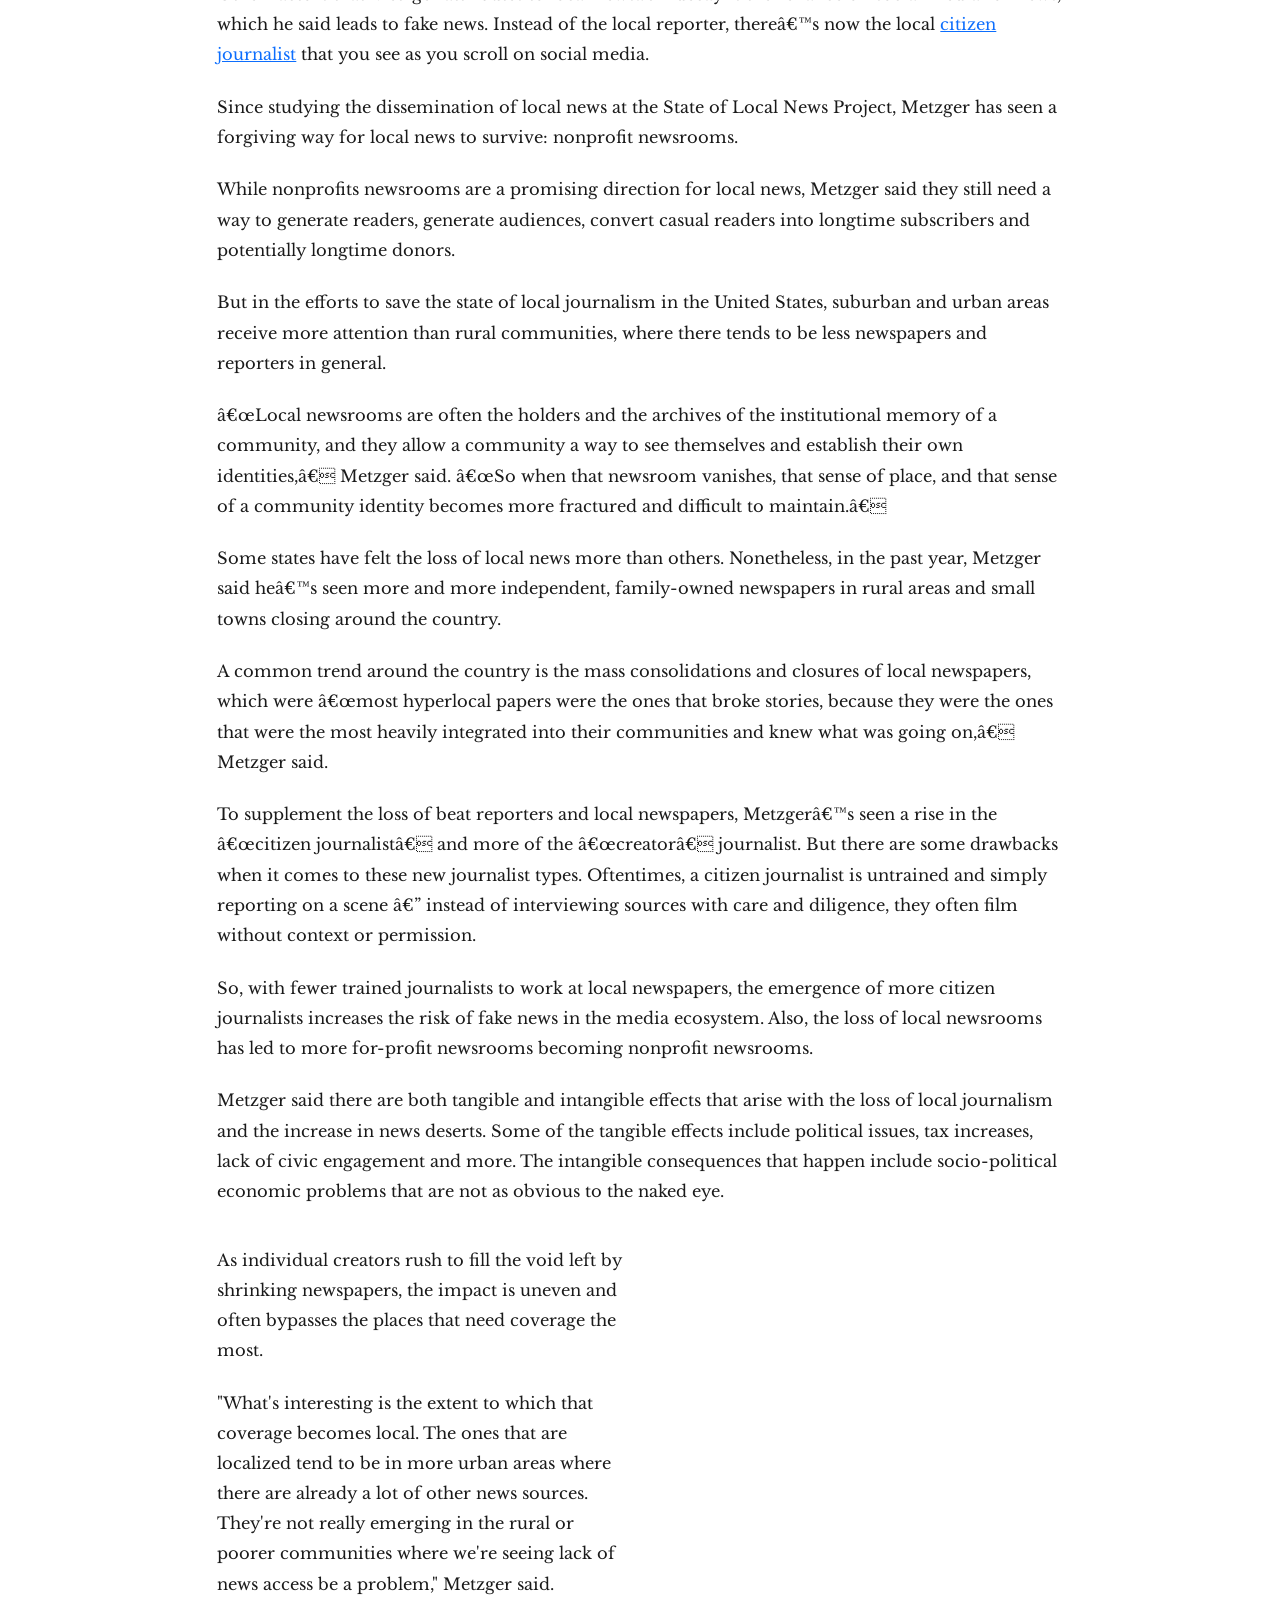
<file: portfolio/final/index.html>
<!DOCTYPE html>
<html>
<head>
    <title>Final</title>

    <link href="https://cdn.jsdelivr.net/npm/bootstrap@5.3.8/dist/css/bootstrap.min.css" rel="stylesheet" integrity="sha384-sRIl4kxILFvY47J16cr9ZwB07vP4J8+LH7qKQnuqkuIAvNWLzeN8tE5YBujZqJLB" crossorigin="anonymous">

    <link rel="preconnect" href="https://fonts.googleapis.com">
    <link rel="preconnect" href="https://fonts.gstatic.com" crossorigin>
    <link href="https://fonts.googleapis.com/css2?family=Libre+Baskerville:ital,wght@0,400;0,700;1,400&family=Montserrat:wght@400;500;600&family=Playfair+Display:ital,wght@0,900;1,900&display=swap" rel="stylesheet">
    <link rel="stylesheet" href="../style.css">

    <style>
        /* Story-specific styles that extend your style.css */

        .story-headline {
            font-family: 'Playfair Display', serif;
            font-size: clamp(2rem, 5vw, 3.2rem);
            font-weight: 900;
            line-height: 1.1;
            margin-bottom: 0.75rem;
        }

        .story-deck {
            font-family: 'Libre Baskerville', serif;
            font-size: 1.1rem;
            font-style: italic;
            color: #555;
            line-height: 1.65;
            border-left: 2px solid #1a1a1a;
            padding-left: 1rem;
            margin-bottom: 1.25rem;
        }

        /* Byline — matches your index.html byline exactly */
        .byline {
            display: flex;
            align-items: center;
            gap: 0.75rem;
            padding: 0.85rem 0;
            border-top: 1px solid #ddd;
            border-bottom: 1px solid #ddd;
            margin-bottom: 1.75rem;
            flex-wrap: wrap;
        }
        .byline-monogram {
            width: 38px;
            height: 38px;
            background: #1a1a1a;
            color: #fff;
            font-family: 'Montserrat', sans-serif;
            font-size: 0.78rem;
            font-weight: 600;
            display: flex;
            align-items: center;
            justify-content: center;
            border-radius: 50%;
            flex-shrink: 0;
        }
        .byline-text {
            font-family: 'Montserrat', sans-serif;
            font-size: 0.8rem;
            color: #555;
            flex: 1;
        }
        .byline-text strong { color: #1a1a1a; }
        .byline-date {
            font-family: 'Montserrat', sans-serif;
            font-size: 0.72rem;
            color: #999;
        }
        /* Photo credit line under images */
        .photo-credit {
            font-family: 'Montserrat', sans-serif;
            font-size: 0.68rem;
            font-weight: 600;
            text-transform: uppercase;
            letter-spacing: 0.07em;
            color: #bbb;
            display: block;
            margin-top: 0.3rem;
            margin-bottom: 1.25rem;
        }

        /* Image placeholders — swap these for real <img> tags */
        .img-placeholder {
            background: #e8e5e0;
            width: 100%;
            display: flex;
            align-items: center;
            justify-content: center;
            font-family: 'Montserrat', sans-serif;
            font-size: 0.7rem;
            letter-spacing: 0.1em;
            text-transform: uppercase;
            color: #bbb;
        }
        .img-hero    { aspect-ratio: 16 / 9; }
        .img-inline  { aspect-ratio: 4 / 3; }
        .img-portrait{ aspect-ratio: 3 / 4; }

        figcaption {
            font-family: 'Montserrat', sans-serif;
            font-size: 0.7rem;
            color: #999;
            line-height: 1.5;
            margin-top: 0.3rem;
        }

        /* Body text */
        .story-body p {
            font-family: 'Libre Baskerville', serif;
            font-size: 1.02rem;
            line-height: 1.85;
            color: #1a1a1a;
            margin-bottom: 1.4rem;
        }

        /* Pull quote */
        .pull-quote {
            font-family: 'Playfair Display', serif;
            font-size: 1.4rem;
            font-style: italic;
            font-weight: 900;
            line-height: 1.3;
            border-top: 2px solid #1a1a1a;
            border-bottom: 2px solid #1a1a1a;
            padding: 1.1rem 0;
            margin: 2rem 0;
        }
        .pull-quote cite {
            display: block;
            font-family: 'Montserrat', sans-serif;
            font-size: 0.7rem;
            font-style: normal;
            font-weight: 600;
            letter-spacing: 0.1em;
            text-transform: uppercase;
            color: #888;
            margin-top: 0.5rem;
        }

        /* Sidebar */
        .story-sidebar {
            border-left: 2px solid #1a1a1a;
            padding-left: 1.25rem;
        }
        .story-sidebar h4 {
            font-family: 'Montserrat', sans-serif;
            font-size: 0.7rem;
            font-weight: 600;
            letter-spacing: 0.1em;
            text-transform: uppercase;
            color: #999;
            margin-bottom: 0.5rem;
        }
        .story-sidebar p {
            font-family: 'Libre Baskerville', serif;
            font-size: 0.88rem;
            line-height: 1.7;
            color: #444;
            margin-bottom: 1rem;
        }
        .story-sidebar a { color: #1a1a1a; }
        .sidebar-rule { border: none; border-top: 1px solid #ddd; margin: 1rem 0; }

        /* Data viz placeholder */
        .dataviz-wrap {
            margin-bottom: 1.5rem;
        }
        .dv-label {
            font-family: 'Montserrat', sans-serif;
            font-size: 0.68rem;
            font-weight: 600;
            letter-spacing: 0.15em;
            text-transform: uppercase;
            color: #bbb;
        }
        .dv-title {
            font-family: 'Playfair Display', serif;
            font-size: 1rem;
            font-weight: 900;
            color: #777;
            margin-top: 0.4rem;
        }
        .dataviz-note {
            font-family: 'Montserrat', sans-serif;
            font-size: 0.67rem;
            color: #bbb;
            margin-bottom: 1.5rem;
        }

        /* Section label */
        .section-label {
            font-family: 'Montserrat', sans-serif;
            font-size: 0.68rem;
            font-weight: 600;
            letter-spacing: 0.15em;
            text-transform: uppercase;
            color: #999;
            margin-bottom: 0.4rem;
        }

        .rule-heavy { border: none; border-top: 2px solid #1a1a1a; margin: 2rem 0; }
    </style>
</head>

<body>

    <!-- TOP BAR (matches your index.html) -->
    <div class="top-bar">Portfolio &nbsp;·&nbsp; Lily Zuckerman</div>

    <!-- HEADER — stays OUTSIDE the Bootstrap grid so it spans full width -->
    <header>
        <div class="header-inner">
            <nav>
                <a href="../index.html">Home</a>
                <a href="../about/index.html">About Me</a>
                <a href="index.html" target="_blank">Final</a>
            </nav>
            <a class="masthead" href="../index.html">Lily <em>Zuckerman</em></a>
            <nav class="right">
                <a href="../work/index.html">My Work</a>
                <a href="../lily-zuckerman-resume.pdf" target="_blank">Resume</a>
                <a href="../assignments/index.html" target="_blank">Assignments</a>
            </nav>
        </div>
    </header>

    <!-- ═══════════════════════════════════════════
         BOOTSTRAP GRID — all story content goes here
    ═══════════════════════════════════════════ -->
    <div class="container" style="padding-left: 2rem; padding-right: 2rem; margin-top: 2rem;">

        <!-- ROW 1 · Headline + Deck -->
        <div class="row justify-content-center">
            <div class="col-12 col-md-10 col-lg-8">
                <p class="section-label">JNL 221 &nbsp;·&nbsp; Final Project</p>
                <h1 class="story-headline">The collapse of local news in the United States</h1>
                <p class="story-deck">As local newspapers shutter and counties become news deserts, some residents have no idea the stories that then go untold.</p>
            </div>
        </div><!-- /row 1 -->

        <!-- ROW 2 · Hero image -->
        <div class="row justify-content-center">
            <div class="col-12 col-md-10 col-lg-8">
                <figure>
                    <!-- SWAP: replace the div below with <img src="your-image.jpg" alt="Description"> -->
                    <img src="../heroimage.jpg" alt="Torn newspaper clippings on yellow background" style="width:100%; aspect-ratio: 16/9; object-fit: cover;">
                    <figcaption>Torn newspaper clippings represent a harsh reality for the state of local news in the United States. The collage of newspaper clippings shows the fragmented state of local news.</figcaption>
                    <span class="photo-credit">Photo: Lily Zuckerman</span>
                </figure>
            </div>
        </div><!-- /row 2 -->

        <!-- ROW 3 · Byline -->
        <div class="row justify-content-center">
            <div class="col-12 col-md-10 col-lg-8">
                <div class="byline">
                    <div class="byline-monogram">LZ</div>
                    <div class="byline-text">By <strong>Lily Zuckerman</strong> &nbsp;·&nbsp; Newhouse School sophomore</div>
                    <div class="byline-date">May 4, 2026</div>
                </div>
            </div>
        </div><!-- /row 3 -->

        <!-- ROW 4 · Image (left) + Text (right) — same col-md-10 col-lg-8 as hero -->
        <div class="row justify-content-center" style="margin-top: 1rem;">
            <div class="col-12 col-md-10 col-lg-8">
                <div class="row g-3">

                    <!-- First column — text (LEFT) -->
                    <div class="col-12 col-md-6 story-body">
                        <p>School board meetings. City council meetings. Crime. Soccer games. Policies. Wrongdoings of County officials. These are just a few of the topics and events that are going uncovered with the loss of local news around the country. </p>

                        <p>Across the United States, newspapers are shuttering and local news is declining. The loss of local news has only worsened over the past 20 years.</p>
                    </div>

                    <!-- Second column — image (RIGHT) -->
                    <div class="col-12 col-md-6">
                        <figure>
                            <!-- SWAP: replace the div below with <img src="your-image.jpg" alt="Description"> -->
                            <img src="../inlineimage.jpg" alt="State of Local News" style="width:100%;">
                            <figcaption>Over the last 20 years, the United States has increasingly lost more and more local newspapers.</figcaption>
                            <span class="photo-credit">Photo: Lily Zuckerman</span>
                        </figure>
                    </div>

                </div><!-- /inner row -->
            </div>
        </div><!-- /row 4 -->

        <!-- ROW 5 · Body text + Sidebar — same col-md-10 col-lg-8 as hero -->
        <div class="row justify-content-center" style="margin-top: 1rem;">
            <div class="col-12 col-md-10 col-lg-8">
                <div class="row g-3">

                    <!-- Main body copy -->
                    <div class="col-12 col-md-7 story-body" style="padding-right: 1.5rem;">
                         <p>But many residents of the United States are completely unaware of the situation. Approximately 71 percent of Americans believe that their local news outlets are financially thriving, <a href="https://www.pewresearch.org/journalism/2019/03/26/for-local-news-americans-embrace-digital-but-still-want-strong-community-connection/">according to a Pew Research survey.</a></p>

                <!-- Pull quote -->
                <blockquote class="pull-quote">
                    "Local newsrooms are often the holders and the archives of the institutional memory of a community, and they allow a community a way to see themselves and establish their own identities."
                    <cite>— Zachary Metzger, State of Local News Project</cite>
                </blockquote>

                <p>“But when a newsroom does disappear in these rural areas, there aren't many other alternatives and there aren't necessarily viable pathways to establishing those alternatives. I think that rural areas are at this point of precarity,” Zachary Metzger, <a href="https://localnewsinitiative.northwestern.edu/people/zach-metzger/">Director of the State of Local News Project</a>, said.</p>

                <p>Metzger, who leads the Medill School of Journalism’s State of Local News Project has seen a massive decline in the number of newspapers since he even started working for the initiative in 2020.</p>

            </div>

                    <!-- Sidebar (5 of 12 inside the col-md-10) -->
                    <div class="col-12 col-md-5">
                        <div class="story-sidebar">
                            <h4>Key context</h4>
                            <p>Since 2005, the State of Local News Project has been studying the loss of local news around the United States.</p>
                            <hr class="sidebar-rule">
                            <h4>By the numbers</h4>
                            <p>Since 2005, the United States has lost nearly 3,000 local newspapers.</p>
                            <hr class="sidebar-rule">
                            <h4>Related</h4>
                            <p><a href="https://www.theajp.org/news-insights/the-state-of-local-news-and-why-it-matters/" target="_blank">The State of Local News and Why It Matters — AJP</a></p>
                        </div>
                    </div>

                </div><!-- /inner row -->
            </div>
        </div><!-- /row 5 -->

        <!-- ROW 6 · Data visualization -->
        <div class="row justify-content-center" style="margin-top: 2rem;">
            <div class="col-12 col-md-10 col-lg-8">
             <iframe title="Local news outlets per U.S. county" aria-label="Choropleth map" id="datawrapper-chart-KmfdY" src="https://datawrapper.dwcdn.net/KmfdY/7/" scrolling="no" frameborder="0" style="border: none;" width="700" height="568" data-external="1"></iframe>
        </div>
    </div>
</div><!-- /row 6 -->

        <!-- ROW 7 · More body text (your second text-only row, fixed) -->
        <div class="row justify-content-center" style="margin-top: 1rem;">
            <div class="col-12 col-md-10 col-lg-8 story-body">

                <p>Some U.S. counties have already become news deserts — meaning a community, either rural or urban, with limited to no access to credible, comprehensive local news and information.</p>

                <p>From the transition of print to digital news to less civic engagement, there are several different reasons for the decline of local news outlets. Some people, like Metzger, believe that private equity firms and social media are the main culprits for the loss of local news.</p>

                <p>For example, Alden Global Capital — a mysterious private equity firm — <a href="https://www.theatlantic.com/magazine/archive/2021/11/alden-global-capital-killing-americas-newspapers/620171/">that bought out some of America’s most popular local newspapers</a>, acquiring MediaNews Group and Tribune Publishing. The firm controls newspaper names like the Chicago Tribune, New York Daily News, Orlando Sentinel, San Diego Union-Tribune, The Baltimore Sun, The Denver Post, The Mercury News and <a href="https://localnewsinitiative.northwestern.edu/posts/2026/02/09/daily-herald-alden-capital-shaw-media/">more</a>.</p>

                <p>Other factors that Metzger attributes to local news’ decay is the reliance on social media for news, which he said leads to fake news. Instead of the local reporter, there’s now the local <a href="https://www.niemanlab.org/2022/12/citizen-journalism-but-make-it-equitable/">citizen journalist</a> that you see as you scroll on social media.</p>

                <p>Since studying the dissemination of local news at the State of Local News Project, Metzger has seen a forgiving way for local news to survive: nonprofit newsrooms.</p>

                <p>While nonprofits newsrooms are a promising direction for local news, Metzger said they still need a way to generate readers, generate audiences, convert casual readers into longtime subscribers and potentially longtime donors.</p>

                <p>But in the efforts to save the state of local journalism in the United States, suburban and urban areas receive more attention than rural communities, where there tends to be less newspapers and reporters in general.</p>

                <p>“Local newsrooms are often the holders and the archives of the institutional memory of a community, and they allow a community a way to see themselves and establish their own identities,” Metzger said. “So when that newsroom vanishes, that sense of place, and that sense of a community identity becomes more fractured and difficult to maintain.”</p>

                <p>Some states have felt the loss of local news more than others. Nonetheless, in the past year, Metzger said he’s seen more and more independent, family-owned newspapers in rural areas and small towns closing around the country.</p>

                <p>A common trend around the country is the mass consolidations and closures of local newspapers, which were “most hyperlocal papers were the ones that broke stories, because they were the ones that were the most heavily integrated into their communities and knew what was going on,” Metzger said.</p>

                <p>To supplement the loss of beat reporters and local newspapers, Metzger’s seen a rise in the “citizen journalist” and more of the “creator” journalist. But there are some drawbacks when it comes to these new journalist types. Oftentimes, a citizen journalist is untrained and simply reporting on a scene — instead of interviewing sources with care and diligence, they often film without context or permission.</p>

                <p>So, with fewer trained journalists to work at local newspapers, the emergence of more citizen journalists increases the risk of fake news in the media ecosystem. Also, the loss of local newsrooms has led to more for-profit newsrooms becoming nonprofit newsrooms. </p> 

                <p> Metzger said there are both tangible and intangible effects that arise with the loss of local journalism and the increase in news deserts. Some of the tangible effects include political issues, tax increases, lack of civic engagement and more. The intangible consequences that happen include socio-political economic problems that are not as obvious to the naked eye. </p>

            </div>
        </div><!-- /row 7 -->

<!-- ROW 8 · Closing text (left) + Table (right) -->
<div class="row justify-content-center" style="margin-top: 1rem;">
    <div class="col-12 col-md-10 col-lg-8">
        <div class="row g-3">

            <!-- Closing text LEFT -->
            <div class="col-12 col-md-6 story-body">
                <p>As individual creators rush to fill the void left by shrinking newspapers, the impact is uneven and often bypasses the places that need coverage the most.</p>

                <p>"What's interesting is the extent to which that coverage becomes local. The ones that are localized tend to be in more urban areas where there are already a lot of other news sources. They're not really emerging in the rural or poorer communities where we're seeing lack of news access be a problem," Metzger said.</p>
            </div>

            <!-- Table RIGHT -->
            <div class="col-12 col-md-6">
                <iframe title="States hit the hardest by newspaper closures 2005-2026" 
                aria-label="Table" id="datawrapper-chart-C57Gw" 
                src="https://datawrapper.dwcdn.net/C57Gw/1/" 
                scrolling="no" frameborder="0" 
                style="border: none; width: 100%;" 
                height="417" data-external="1"></iframe>
            </div>

        </div><!-- /inner row -->
    </div>
</div><!-- /row 8 -->
        <!-- ROW 9 · Second data visualization -->
<div class="row justify-content-center" style="margin-top: 2rem;">
    <div class="col-12 col-md-10 col-lg-8">
        <div class="dataviz-wrap">
            <iframe title="2005 to 2026: Newspaper count per state" aria-label="Range Plot" id="datawrapper-chart-Nuf6C" src="https://datawrapper.dwcdn.net/Nuf6C/2/" scrolling="no" frameborder="0" style="border: none; width: 100%; height: 1086px;" data-external="1"></iframe>
        </div>
    </div>
</div><!-- /row 9 -->

    </div><!-- /container -->

    <script src="https://cdn.jsdelivr.net/npm/bootstrap@5.3.8/dist/js/bootstrap.bundle.min.js" integrity="sha384-FKyoEForCGlyvwx9Hj09JcYn3nv7wiPVlz7YYwJrWVcXK/BmnVDxM+D2scQbITxI" crossorigin="anonymous"></script>

</body>
</html>
</file>
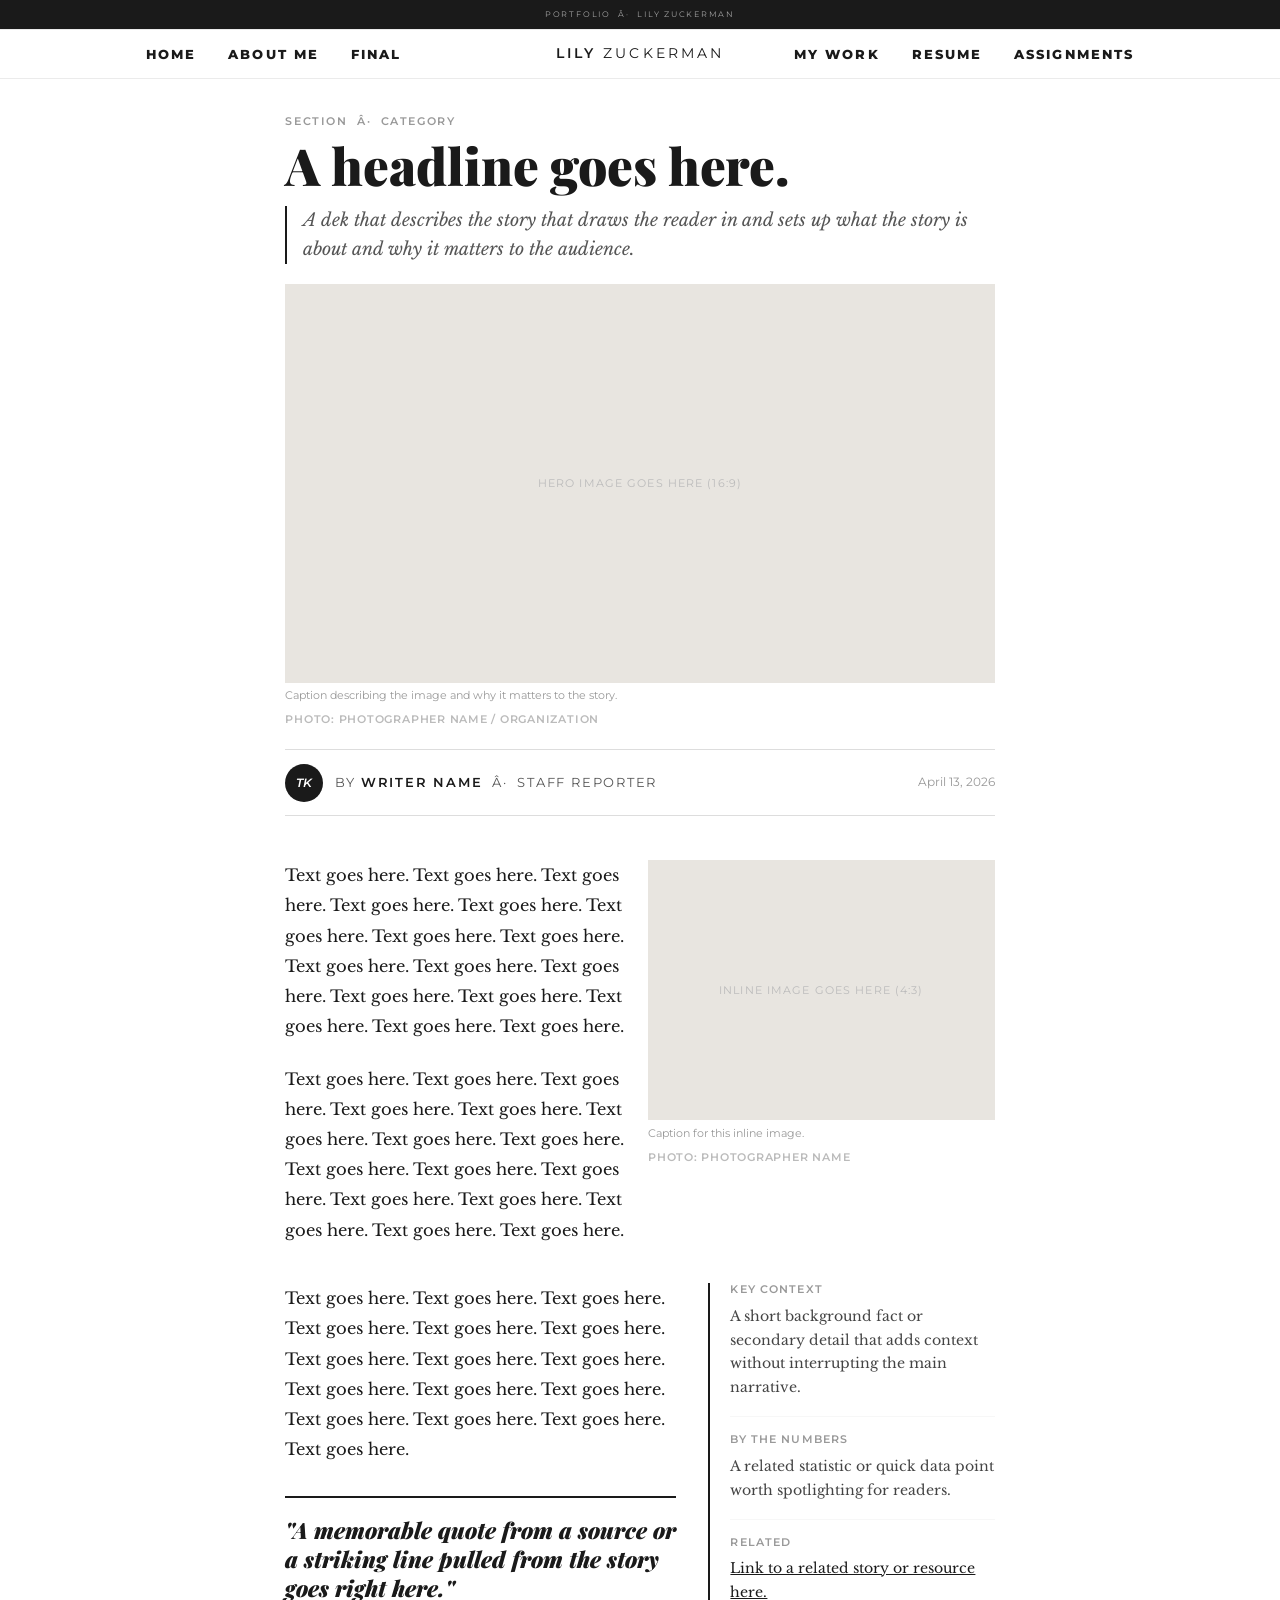
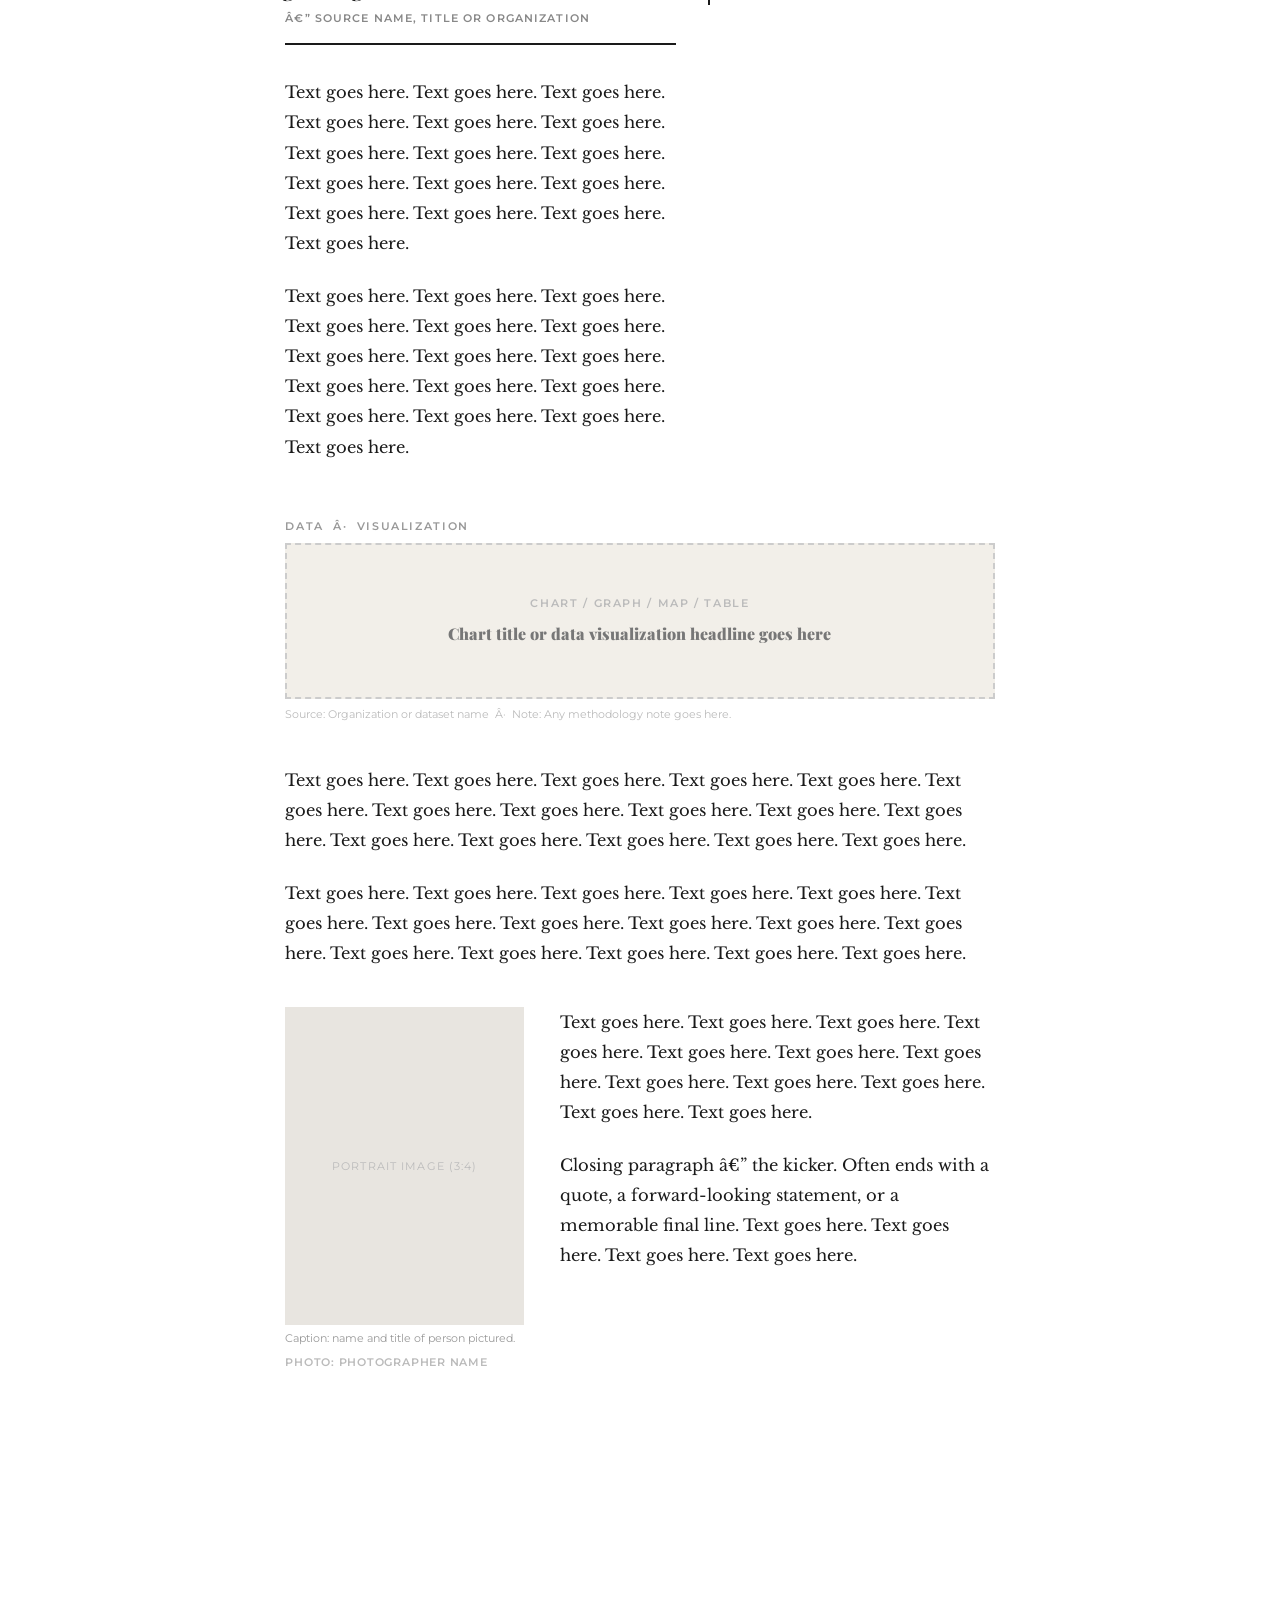
<file: portfolio/storytemplate copy/index.html>
<!DOCTYPE html>
<html>
<head>
    <title>Story Template</title>

    <link href="https://cdn.jsdelivr.net/npm/bootstrap@5.3.8/dist/css/bootstrap.min.css" rel="stylesheet" integrity="sha384-sRIl4kxILFvY47J16cr9ZwB07vP4J8+LH7qKQnuqkuIAvNWLzeN8tE5YBujZqJLB" crossorigin="anonymous">

    <link rel="preconnect" href="https://fonts.googleapis.com">
    <link rel="preconnect" href="https://fonts.gstatic.com" crossorigin>
    <link href="https://fonts.googleapis.com/css2?family=Libre+Baskerville:ital,wght@0,400;0,700;1,400&family=Montserrat:wght@400;500;600&family=Playfair+Display:ital,wght@0,900;1,900&display=swap" rel="stylesheet">
    <link rel="stylesheet" href="../style.css">

    <style>
        /* Story-specific styles that extend your style.css */

        .story-headline {
            font-family: 'Playfair Display', serif;
            font-size: clamp(2rem, 5vw, 3.2rem);
            font-weight: 900;
            line-height: 1.1;
            margin-bottom: 0.75rem;
        }

        .story-deck {
            font-family: 'Libre Baskerville', serif;
            font-size: 1.1rem;
            font-style: italic;
            color: #555;
            line-height: 1.65;
            border-left: 2px solid #1a1a1a;
            padding-left: 1rem;
            margin-bottom: 1.25rem;
        }

        /* Byline — matches your index.html byline exactly */
        .byline {
            display: flex;
            align-items: center;
            gap: 0.75rem;
            padding: 0.85rem 0;
            border-top: 1px solid #ddd;
            border-bottom: 1px solid #ddd;
            margin-bottom: 1.75rem;
            flex-wrap: wrap;
        }
        .byline-monogram {
            width: 38px;
            height: 38px;
            background: #1a1a1a;
            color: #fff;
            font-family: 'Montserrat', sans-serif;
            font-size: 0.78rem;
            font-weight: 600;
            display: flex;
            align-items: center;
            justify-content: center;
            border-radius: 50%;
            flex-shrink: 0;
        }
        .byline-text {
            font-family: 'Montserrat', sans-serif;
            font-size: 0.8rem;
            color: #555;
            flex: 1;
        }
        .byline-text strong { color: #1a1a1a; }
        .byline-date {
            font-family: 'Montserrat', sans-serif;
            font-size: 0.72rem;
            color: #999;
        }
        /* Photo credit line under images */
        .photo-credit {
            font-family: 'Montserrat', sans-serif;
            font-size: 0.68rem;
            font-weight: 600;
            text-transform: uppercase;
            letter-spacing: 0.07em;
            color: #bbb;
            display: block;
            margin-top: 0.3rem;
            margin-bottom: 1.25rem;
        }

        /* Image placeholders — swap these for real <img> tags */
        .img-placeholder {
            background: #e8e5e0;
            width: 100%;
            display: flex;
            align-items: center;
            justify-content: center;
            font-family: 'Montserrat', sans-serif;
            font-size: 0.7rem;
            letter-spacing: 0.1em;
            text-transform: uppercase;
            color: #bbb;
        }
        .img-hero    { aspect-ratio: 16 / 9; }
        .img-inline  { aspect-ratio: 4 / 3; }
        .img-portrait{ aspect-ratio: 3 / 4; }

        figcaption {
            font-family: 'Montserrat', sans-serif;
            font-size: 0.7rem;
            color: #999;
            line-height: 1.5;
            margin-top: 0.3rem;
        }

        /* Body text */
        .story-body p {
            font-family: 'Libre Baskerville', serif;
            font-size: 1.02rem;
            line-height: 1.85;
            color: #1a1a1a;
            margin-bottom: 1.4rem;
        }

        /* Pull quote */
        .pull-quote {
            font-family: 'Playfair Display', serif;
            font-size: 1.4rem;
            font-style: italic;
            font-weight: 900;
            line-height: 1.3;
            border-top: 2px solid #1a1a1a;
            border-bottom: 2px solid #1a1a1a;
            padding: 1.1rem 0;
            margin: 2rem 0;
        }
        .pull-quote cite {
            display: block;
            font-family: 'Montserrat', sans-serif;
            font-size: 0.7rem;
            font-style: normal;
            font-weight: 600;
            letter-spacing: 0.1em;
            text-transform: uppercase;
            color: #888;
            margin-top: 0.5rem;
        }

        /* Sidebar */
        .story-sidebar {
            border-left: 2px solid #1a1a1a;
            padding-left: 1.25rem;
        }
        .story-sidebar h4 {
            font-family: 'Montserrat', sans-serif;
            font-size: 0.7rem;
            font-weight: 600;
            letter-spacing: 0.1em;
            text-transform: uppercase;
            color: #999;
            margin-bottom: 0.5rem;
        }
        .story-sidebar p {
            font-family: 'Libre Baskerville', serif;
            font-size: 0.88rem;
            line-height: 1.7;
            color: #444;
            margin-bottom: 1rem;
        }
        .story-sidebar a { color: #1a1a1a; }
        .sidebar-rule { border: none; border-top: 1px solid #ddd; margin: 1rem 0; }

        /* Data viz placeholder */
        .dataviz-wrap {
            background: #f2efe9;
            border: 2px dashed #ccc;
            padding: 3rem 1.5rem;
            text-align: center;
            margin-bottom: 0.4rem;
        }
        .dv-label {
            font-family: 'Montserrat', sans-serif;
            font-size: 0.68rem;
            font-weight: 600;
            letter-spacing: 0.15em;
            text-transform: uppercase;
            color: #bbb;
        }
        .dv-title {
            font-family: 'Playfair Display', serif;
            font-size: 1rem;
            font-weight: 900;
            color: #777;
            margin-top: 0.4rem;
        }
        .dataviz-note {
            font-family: 'Montserrat', sans-serif;
            font-size: 0.67rem;
            color: #bbb;
            margin-bottom: 1.5rem;
        }

        /* Section label */
        .section-label {
            font-family: 'Montserrat', sans-serif;
            font-size: 0.68rem;
            font-weight: 600;
            letter-spacing: 0.15em;
            text-transform: uppercase;
            color: #999;
            margin-bottom: 0.4rem;
        }

        .rule-heavy { border: none; border-top: 2px solid #1a1a1a; margin: 2rem 0; }
    </style>
</head>

<body>

    <!-- TOP BAR (matches your index.html) -->
    <div class="top-bar">Portfolio &nbsp;·&nbsp; Lily Zuckerman</div>

    <!-- HEADER — stays OUTSIDE the Bootstrap grid so it spans full width -->
    <header>
        <div class="header-inner">
            <nav>
                <a href="../index.html">Home</a>
                <a href="../about/index.html">About Me</a>
                <a href="../final/index.html" target="_blank">Final</a>
            </nav>
            <a class="masthead" href="../index.html">Lily <em>Zuckerman</em></a>
            <nav class="right">
                <a href="../work/index.html">My Work</a>
                <a href="../lily-zuckerman-resume.pdf" target="_blank">Resume</a>
                <a href="../assignments/index.html" target="_blank">Assignments</a>
            </nav>
        </div>
    </header>

    <!-- ═══════════════════════════════════════════
         BOOTSTRAP GRID — all story content goes here
    ═══════════════════════════════════════════ -->
    <div class="container" style="padding-left: 2rem; padding-right: 2rem; margin-top: 2rem;">

        <!-- ROW 1 · Headline + Deck -->
        <div class="row justify-content-center">
            <div class="col-12 col-md-10 col-lg-8">
                <p class="section-label">Section &nbsp;·&nbsp; Category</p>
                <h1 class="story-headline">A headline goes here.</h1>
                <p class="story-deck">A dek that describes the story that draws the reader in and sets up what the story is about and why it matters to the audience.</p>
            </div>
        </div><!-- /row 1 -->

        <!-- ROW 2 · Hero image -->
        <div class="row justify-content-center">
            <div class="col-12 col-md-10 col-lg-8">
                <figure>
                    <!-- SWAP: replace the div below with <img src="your-image.jpg" alt="Description"> -->
                    <div class="img-placeholder img-hero">Hero image goes here (16:9)</div>
                    <figcaption>Caption describing the image and why it matters to the story.</figcaption>
                    <span class="photo-credit">Photo: Photographer Name / Organization</span>
                </figure>
            </div>
        </div><!-- /row 2 -->

        <!-- ROW 3 · Byline -->
        <div class="row justify-content-center">
            <div class="col-12 col-md-10 col-lg-8">
                <div class="byline">
                    <div class="byline-monogram">TK</div>
                    <div class="byline-text">By <strong>Writer Name</strong> &nbsp;·&nbsp; Staff Reporter</div>
                    <div class="byline-date">April 13, 2026</div>
                </div>
            </div>
        </div><!-- /row 3 -->

        <!-- ROW 4 · Image (left) + Text (right) — same col-md-10 col-lg-8 as hero -->
        <div class="row justify-content-center" style="margin-top: 1rem;">
            <div class="col-12 col-md-10 col-lg-8">
                <div class="row g-3">

                    <!-- First column — text (LEFT) -->
                    <div class="col-12 col-md-6 story-body">
                        <p>Text goes here. Text goes here. Text goes here. Text goes here. Text goes here. Text goes here. Text goes here. Text goes here. Text goes here. Text goes here. Text goes here. Text goes here. Text goes here. Text goes here. Text goes here. Text goes here.</p>

                        <p>Text goes here. Text goes here. Text goes here. Text goes here. Text goes here. Text goes here. Text goes here. Text goes here. Text goes here. Text goes here. Text goes here. Text goes here. Text goes here. Text goes here. Text goes here. Text goes here.</p>
                    </div>

                    <!-- Second column — image (RIGHT) -->
                    <div class="col-12 col-md-6">
                        <figure>
                            <!-- SWAP: replace the div below with <img src="your-image.jpg" alt="Description"> -->
                            <div class="img-placeholder img-inline">Inline image goes here (4:3)</div>
                            <figcaption>Caption for this inline image.</figcaption>
                            <span class="photo-credit">Photo: Photographer Name</span>
                        </figure>
                    </div>

                </div><!-- /inner row -->
            </div>
        </div><!-- /row 4 -->

        <!-- ROW 5 · Body text + Sidebar — same col-md-10 col-lg-8 as hero -->
        <div class="row justify-content-center" style="margin-top: 1rem;">
            <div class="col-12 col-md-10 col-lg-8">
                <div class="row g-3">

                    <!-- Main body copy -->
                    <div class="col-12 col-md-7 story-body" style="padding-right: 1.5rem;">

                <p>Text goes here. Text goes here. Text goes here. Text goes here. Text goes here. Text goes here. Text goes here. Text goes here. Text goes here. Text goes here. Text goes here. Text goes here. Text goes here. Text goes here. Text goes here. Text goes here.</p>

                <!-- Pull quote -->
                <blockquote class="pull-quote">
                    "A memorable quote from a source or a striking line pulled from the story goes right here."
                    <cite>— Source Name, Title or Organization</cite>
                </blockquote>

                <p>Text goes here. Text goes here. Text goes here. Text goes here. Text goes here. Text goes here. Text goes here. Text goes here. Text goes here. Text goes here. Text goes here. Text goes here. Text goes here. Text goes here. Text goes here. Text goes here.</p>

                <p>Text goes here. Text goes here. Text goes here. Text goes here. Text goes here. Text goes here. Text goes here. Text goes here. Text goes here. Text goes here. Text goes here. Text goes here. Text goes here. Text goes here. Text goes here. Text goes here.</p>

            </div>

                    <!-- Sidebar (5 of 12 inside the col-md-10) -->
                    <div class="col-12 col-md-5">
                        <div class="story-sidebar">
                            <h4>Key context</h4>
                            <p>A short background fact or secondary detail that adds context without interrupting the main narrative.</p>
                            <hr class="sidebar-rule">
                            <h4>By the numbers</h4>
                            <p>A related statistic or quick data point worth spotlighting for readers.</p>
                            <hr class="sidebar-rule">
                            <h4>Related</h4>
                            <p><a href="#">Link to a related story or resource here.</a></p>
                        </div>
                    </div>

                </div><!-- /inner row -->
            </div>
        </div><!-- /row 5 -->

        <!-- ROW 6 · Data visualization -->
        <div class="row justify-content-center" style="margin-top: 2rem;">
            <div class="col-12 col-md-10 col-lg-8">
                <p class="section-label">Data &nbsp;·&nbsp; Visualization</p>
                <div class="dataviz-wrap">
                    <!-- SWAP: replace this block with your chart embed, iframe, or JS chart -->
                    <div class="dv-label">Chart / Graph / Map / Table</div>
                    <div class="dv-title">Chart title or data visualization headline goes here</div>
                </div>
                <p class="dataviz-note">Source: Organization or dataset name &nbsp;·&nbsp; Note: Any methodology note goes here.</p>
            </div>
        </div><!-- /row 6 -->

        <!-- ROW 7 · More body text (your second text-only row, fixed) -->
        <div class="row justify-content-center" style="margin-top: 1rem;">
            <div class="col-12 col-md-10 col-lg-8 story-body">

                <p>Text goes here. Text goes here. Text goes here. Text goes here. Text goes here. Text goes here. Text goes here. Text goes here. Text goes here. Text goes here. Text goes here. Text goes here. Text goes here. Text goes here. Text goes here. Text goes here.</p>

                <p>Text goes here. Text goes here. Text goes here. Text goes here. Text goes here. Text goes here. Text goes here. Text goes here. Text goes here. Text goes here. Text goes here. Text goes here. Text goes here. Text goes here. Text goes here. Text goes here.</p>

            </div>
        </div><!-- /row 7 -->

        <!-- ROW 8 · Portrait image (left) + closing text (right) -->
        <div class="row justify-content-center" style="margin-top: 1rem;">

            <div class="col-12 col-sm-5 col-md-4 col-lg-3" style="padding-right: 1.5rem;">
                <figure>
                    <!-- SWAP: replace the div below with <img src="your-image.jpg" alt="Description"> -->
                    <div class="img-placeholder img-portrait">Portrait image (3:4)</div>
                    <figcaption>Caption: name and title of person pictured.</figcaption>
                    <span class="photo-credit">Photo: Photographer Name</span>
                </figure>
            </div>

            <div class="col-12 col-sm-7 col-md-6 col-lg-5 story-body">
                <p>Text goes here. Text goes here. Text goes here. Text goes here. Text goes here. Text goes here. Text goes here. Text goes here. Text goes here. Text goes here. Text goes here. Text goes here.</p>

                <p>Closing paragraph — the kicker. Often ends with a quote, a forward-looking statement, or a memorable final line. Text goes here. Text goes here. Text goes here. Text goes here.</p>
            </div>

        </div><!-- /row 8 -->

    </div><!-- /container -->

    <iframe src='https://cdn.knightlab.com/libs/timeline3/latest/embed/index.html?source=v2%3A2PACX-1vQ1G54DsyINjVc3gMDUg0zNIoCXgSQUhrxenNVprgcjJIjhyZgwyt46Bv9mrOx5_eJrnunURSwcoRuH&font=Default&lang=en&initial_zoom=2&width=100%25&height=650' width='100%' height='650' webkitallowfullscreen mozallowfullscreen allowfullscreen frameborder='0'></iframe>
    
    <script src="https://cdn.jsdelivr.net/npm/bootstrap@5.3.8/dist/js/bootstrap.bundle.min.js" integrity="sha384-FKyoEForCGlyvwx9Hj09JcYn3nv7wiPVlz7YYwJrWVcXK/BmnVDxM+D2scQbITxI" crossorigin="anonymous"></script>

</body>
</html>
</file>
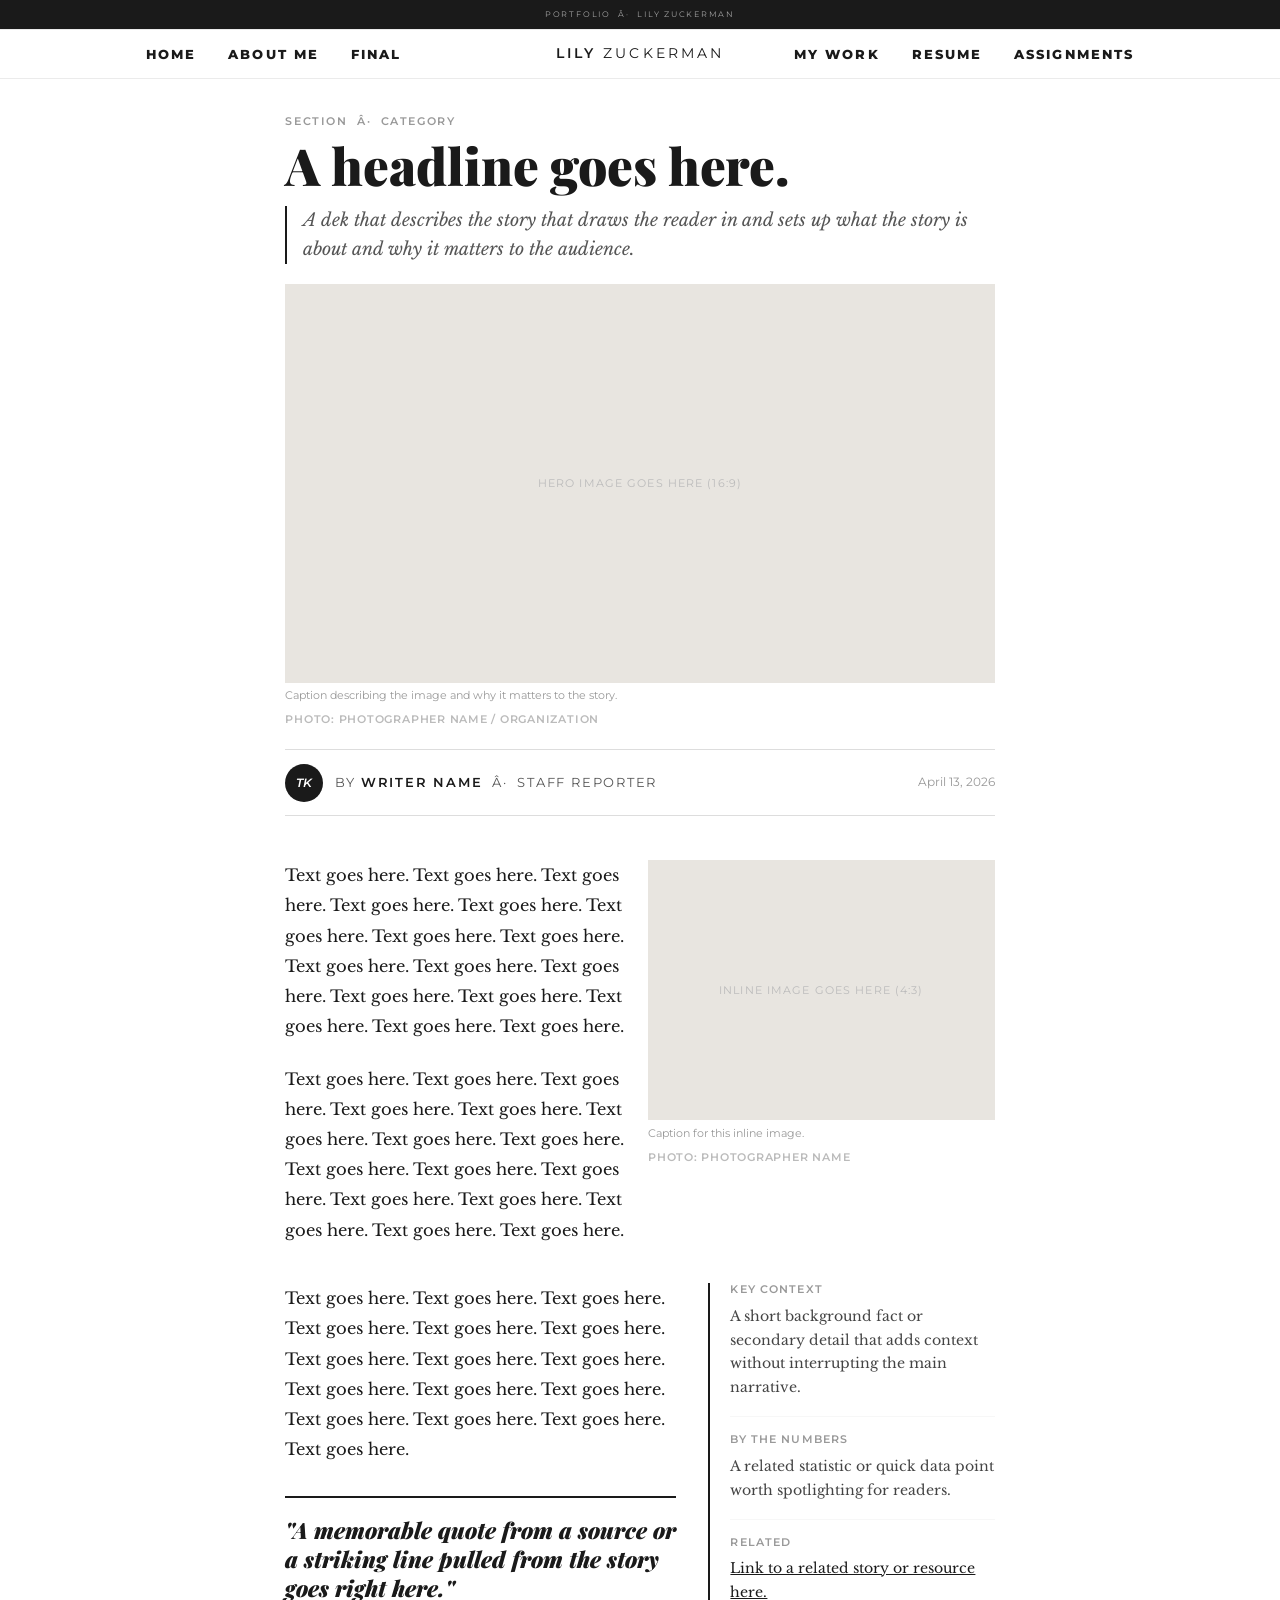
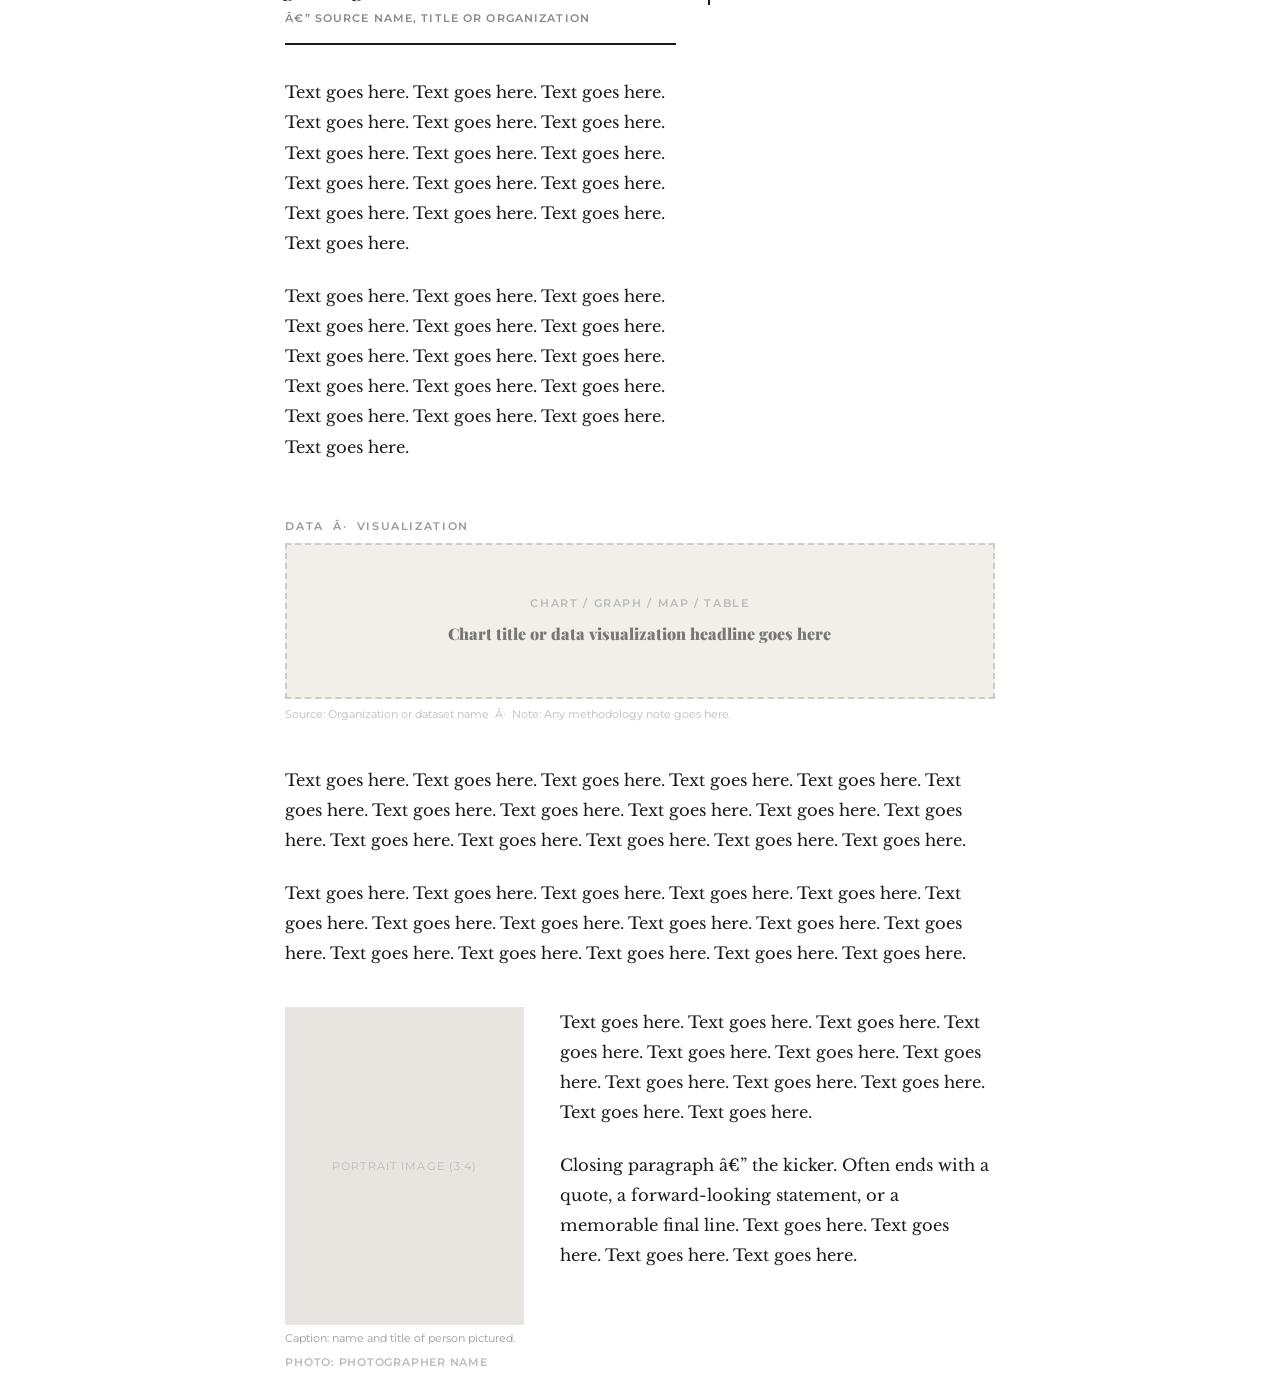
<file: portfolio/storytemplate/index.html>
<!DOCTYPE html>
<html>
<head>
    <title>Story Template</title>

    <link href="https://cdn.jsdelivr.net/npm/bootstrap@5.3.8/dist/css/bootstrap.min.css" rel="stylesheet" integrity="sha384-sRIl4kxILFvY47J16cr9ZwB07vP4J8+LH7qKQnuqkuIAvNWLzeN8tE5YBujZqJLB" crossorigin="anonymous">

    <link rel="preconnect" href="https://fonts.googleapis.com">
    <link rel="preconnect" href="https://fonts.gstatic.com" crossorigin>
    <link href="https://fonts.googleapis.com/css2?family=Libre+Baskerville:ital,wght@0,400;0,700;1,400&family=Montserrat:wght@400;500;600&family=Playfair+Display:ital,wght@0,900;1,900&display=swap" rel="stylesheet">
    <link rel="stylesheet" href="../style.css">

    <style>
        /* Story-specific styles that extend your style.css */

        .story-headline {
            font-family: 'Playfair Display', serif;
            font-size: clamp(2rem, 5vw, 3.2rem);
            font-weight: 900;
            line-height: 1.1;
            margin-bottom: 0.75rem;
        }

        .story-deck {
            font-family: 'Libre Baskerville', serif;
            font-size: 1.1rem;
            font-style: italic;
            color: #555;
            line-height: 1.65;
            border-left: 2px solid #1a1a1a;
            padding-left: 1rem;
            margin-bottom: 1.25rem;
        }

        /* Byline — matches your index.html byline exactly */
        .byline {
            display: flex;
            align-items: center;
            gap: 0.75rem;
            padding: 0.85rem 0;
            border-top: 1px solid #ddd;
            border-bottom: 1px solid #ddd;
            margin-bottom: 1.75rem;
            flex-wrap: wrap;
        }
        .byline-monogram {
            width: 38px;
            height: 38px;
            background: #1a1a1a;
            color: #fff;
            font-family: 'Montserrat', sans-serif;
            font-size: 0.78rem;
            font-weight: 600;
            display: flex;
            align-items: center;
            justify-content: center;
            border-radius: 50%;
            flex-shrink: 0;
        }
        .byline-text {
            font-family: 'Montserrat', sans-serif;
            font-size: 0.8rem;
            color: #555;
            flex: 1;
        }
        .byline-text strong { color: #1a1a1a; }
        .byline-date {
            font-family: 'Montserrat', sans-serif;
            font-size: 0.72rem;
            color: #999;
        }
        /* Photo credit line under images */
        .photo-credit {
            font-family: 'Montserrat', sans-serif;
            font-size: 0.68rem;
            font-weight: 600;
            text-transform: uppercase;
            letter-spacing: 0.07em;
            color: #bbb;
            display: block;
            margin-top: 0.3rem;
            margin-bottom: 1.25rem;
        }

        /* Image placeholders — swap these for real <img> tags */
        .img-placeholder {
            background: #e8e5e0;
            width: 100%;
            display: flex;
            align-items: center;
            justify-content: center;
            font-family: 'Montserrat', sans-serif;
            font-size: 0.7rem;
            letter-spacing: 0.1em;
            text-transform: uppercase;
            color: #bbb;
        }
        .img-hero    { aspect-ratio: 16 / 9; }
        .img-inline  { aspect-ratio: 4 / 3; }
        .img-portrait{ aspect-ratio: 3 / 4; }

        figcaption {
            font-family: 'Montserrat', sans-serif;
            font-size: 0.7rem;
            color: #999;
            line-height: 1.5;
            margin-top: 0.3rem;
        }

        /* Body text */
        .story-body p {
            font-family: 'Libre Baskerville', serif;
            font-size: 1.02rem;
            line-height: 1.85;
            color: #1a1a1a;
            margin-bottom: 1.4rem;
        }

        /* Pull quote */
        .pull-quote {
            font-family: 'Playfair Display', serif;
            font-size: 1.4rem;
            font-style: italic;
            font-weight: 900;
            line-height: 1.3;
            border-top: 2px solid #1a1a1a;
            border-bottom: 2px solid #1a1a1a;
            padding: 1.1rem 0;
            margin: 2rem 0;
        }
        .pull-quote cite {
            display: block;
            font-family: 'Montserrat', sans-serif;
            font-size: 0.7rem;
            font-style: normal;
            font-weight: 600;
            letter-spacing: 0.1em;
            text-transform: uppercase;
            color: #888;
            margin-top: 0.5rem;
        }

        /* Sidebar */
        .story-sidebar {
            border-left: 2px solid #1a1a1a;
            padding-left: 1.25rem;
        }
        .story-sidebar h4 {
            font-family: 'Montserrat', sans-serif;
            font-size: 0.7rem;
            font-weight: 600;
            letter-spacing: 0.1em;
            text-transform: uppercase;
            color: #999;
            margin-bottom: 0.5rem;
        }
        .story-sidebar p {
            font-family: 'Libre Baskerville', serif;
            font-size: 0.88rem;
            line-height: 1.7;
            color: #444;
            margin-bottom: 1rem;
        }
        .story-sidebar a { color: #1a1a1a; }
        .sidebar-rule { border: none; border-top: 1px solid #ddd; margin: 1rem 0; }

        /* Data viz placeholder */
        .dataviz-wrap {
            background: #f2efe9;
            border: 2px dashed #ccc;
            padding: 3rem 1.5rem;
            text-align: center;
            margin-bottom: 0.4rem;
        }
        .dv-label {
            font-family: 'Montserrat', sans-serif;
            font-size: 0.68rem;
            font-weight: 600;
            letter-spacing: 0.15em;
            text-transform: uppercase;
            color: #bbb;
        }
        .dv-title {
            font-family: 'Playfair Display', serif;
            font-size: 1rem;
            font-weight: 900;
            color: #777;
            margin-top: 0.4rem;
        }
        .dataviz-note {
            font-family: 'Montserrat', sans-serif;
            font-size: 0.67rem;
            color: #bbb;
            margin-bottom: 1.5rem;
        }

        /* Section label */
        .section-label {
            font-family: 'Montserrat', sans-serif;
            font-size: 0.68rem;
            font-weight: 600;
            letter-spacing: 0.15em;
            text-transform: uppercase;
            color: #999;
            margin-bottom: 0.4rem;
        }

        .rule-heavy { border: none; border-top: 2px solid #1a1a1a; margin: 2rem 0; }
    </style>
</head>

<body>

    <!-- TOP BAR (matches your index.html) -->
    <div class="top-bar">Portfolio &nbsp;·&nbsp; Lily Zuckerman</div>

    <!-- HEADER — stays OUTSIDE the Bootstrap grid so it spans full width -->
    <header>
        <div class="header-inner">
            <nav>
                <a href="../index.html">Home</a>
                <a href="../about/index.html">About Me</a>
                <a href="../final/index.html" target="_blank">Final</a>
            </nav>
            <a class="masthead" href="../index.html">Lily <em>Zuckerman</em></a>
            <nav class="right">
                <a href="../work/index.html">My Work</a>
                <a href="../lily-zuckerman-resume.pdf" target="_blank">Resume</a>
                <a href="../assignments/index.html" target="_blank">Assignments</a>
            </nav>
        </div>
    </header>

    <!-- ═══════════════════════════════════════════
         BOOTSTRAP GRID — all story content goes here
    ═══════════════════════════════════════════ -->
    <div class="container" style="padding-left: 2rem; padding-right: 2rem; margin-top: 2rem;">

        <!-- ROW 1 · Headline + Deck -->
        <div class="row justify-content-center">
            <div class="col-12 col-md-10 col-lg-8">
                <p class="section-label">Section &nbsp;·&nbsp; Category</p>
                <h1 class="story-headline">A headline goes here.</h1>
                <p class="story-deck">A dek that describes the story that draws the reader in and sets up what the story is about and why it matters to the audience.</p>
            </div>
        </div><!-- /row 1 -->

        <!-- ROW 2 · Hero image -->
        <div class="row justify-content-center">
            <div class="col-12 col-md-10 col-lg-8">
                <figure>
                    <!-- SWAP: replace the div below with <img src="your-image.jpg" alt="Description"> -->
                    <div class="img-placeholder img-hero">Hero image goes here (16:9)</div>
                    <figcaption>Caption describing the image and why it matters to the story.</figcaption>
                    <span class="photo-credit">Photo: Photographer Name / Organization</span>
                </figure>
            </div>
        </div><!-- /row 2 -->

        <!-- ROW 3 · Byline -->
        <div class="row justify-content-center">
            <div class="col-12 col-md-10 col-lg-8">
                <div class="byline">
                    <div class="byline-monogram">TK</div>
                    <div class="byline-text">By <strong>Writer Name</strong> &nbsp;·&nbsp; Staff Reporter</div>
                    <div class="byline-date">April 13, 2026</div>
                </div>
            </div>
        </div><!-- /row 3 -->

        <!-- ROW 4 · Image (left) + Text (right) — same col-md-10 col-lg-8 as hero -->
        <div class="row justify-content-center" style="margin-top: 1rem;">
            <div class="col-12 col-md-10 col-lg-8">
                <div class="row g-3">

                    <!-- First column — text (LEFT) -->
                    <div class="col-12 col-md-6 story-body">
                        <p>Text goes here. Text goes here. Text goes here. Text goes here. Text goes here. Text goes here. Text goes here. Text goes here. Text goes here. Text goes here. Text goes here. Text goes here. Text goes here. Text goes here. Text goes here. Text goes here.</p>

                        <p>Text goes here. Text goes here. Text goes here. Text goes here. Text goes here. Text goes here. Text goes here. Text goes here. Text goes here. Text goes here. Text goes here. Text goes here. Text goes here. Text goes here. Text goes here. Text goes here.</p>
                    </div>

                    <!-- Second column — image (RIGHT) -->
                    <div class="col-12 col-md-6">
                        <figure>
                            <!-- SWAP: replace the div below with <img src="your-image.jpg" alt="Description"> -->
                            <div class="img-placeholder img-inline">Inline image goes here (4:3)</div>
                            <figcaption>Caption for this inline image.</figcaption>
                            <span class="photo-credit">Photo: Photographer Name</span>
                        </figure>
                    </div>

                </div><!-- /inner row -->
            </div>
        </div><!-- /row 4 -->

        <!-- ROW 5 · Body text + Sidebar — same col-md-10 col-lg-8 as hero -->
        <div class="row justify-content-center" style="margin-top: 1rem;">
            <div class="col-12 col-md-10 col-lg-8">
                <div class="row g-3">

                    <!-- Main body copy -->
                    <div class="col-12 col-md-7 story-body" style="padding-right: 1.5rem;">

                <p>Text goes here. Text goes here. Text goes here. Text goes here. Text goes here. Text goes here. Text goes here. Text goes here. Text goes here. Text goes here. Text goes here. Text goes here. Text goes here. Text goes here. Text goes here. Text goes here.</p>

                <!-- Pull quote -->
                <blockquote class="pull-quote">
                    "A memorable quote from a source or a striking line pulled from the story goes right here."
                    <cite>— Source Name, Title or Organization</cite>
                </blockquote>

                <p>Text goes here. Text goes here. Text goes here. Text goes here. Text goes here. Text goes here. Text goes here. Text goes here. Text goes here. Text goes here. Text goes here. Text goes here. Text goes here. Text goes here. Text goes here. Text goes here.</p>

                <p>Text goes here. Text goes here. Text goes here. Text goes here. Text goes here. Text goes here. Text goes here. Text goes here. Text goes here. Text goes here. Text goes here. Text goes here. Text goes here. Text goes here. Text goes here. Text goes here.</p>

            </div>

                    <!-- Sidebar (5 of 12 inside the col-md-10) -->
                    <div class="col-12 col-md-5">
                        <div class="story-sidebar">
                            <h4>Key context</h4>
                            <p>A short background fact or secondary detail that adds context without interrupting the main narrative.</p>
                            <hr class="sidebar-rule">
                            <h4>By the numbers</h4>
                            <p>A related statistic or quick data point worth spotlighting for readers.</p>
                            <hr class="sidebar-rule">
                            <h4>Related</h4>
                            <p><a href="#">Link to a related story or resource here.</a></p>
                        </div>
                    </div>

                </div><!-- /inner row -->
            </div>
        </div><!-- /row 5 -->

        <!-- ROW 6 · Data visualization -->
        <div class="row justify-content-center" style="margin-top: 2rem;">
            <div class="col-12 col-md-10 col-lg-8">
                <p class="section-label">Data &nbsp;·&nbsp; Visualization</p>
                <div class="dataviz-wrap">
                    <!-- SWAP: replace this block with your chart embed, iframe, or JS chart -->
                    <div class="dv-label">Chart / Graph / Map / Table</div>
                    <div class="dv-title">Chart title or data visualization headline goes here</div>
                </div>
                <p class="dataviz-note">Source: Organization or dataset name &nbsp;·&nbsp; Note: Any methodology note goes here.</p>
            </div>
        </div><!-- /row 6 -->

        <!-- ROW 7 · More body text (your second text-only row, fixed) -->
        <div class="row justify-content-center" style="margin-top: 1rem;">
            <div class="col-12 col-md-10 col-lg-8 story-body">

                <p>Text goes here. Text goes here. Text goes here. Text goes here. Text goes here. Text goes here. Text goes here. Text goes here. Text goes here. Text goes here. Text goes here. Text goes here. Text goes here. Text goes here. Text goes here. Text goes here.</p>

                <p>Text goes here. Text goes here. Text goes here. Text goes here. Text goes here. Text goes here. Text goes here. Text goes here. Text goes here. Text goes here. Text goes here. Text goes here. Text goes here. Text goes here. Text goes here. Text goes here.</p>

            </div>
        </div><!-- /row 7 -->

        <!-- ROW 8 · Portrait image (left) + closing text (right) -->
        <div class="row justify-content-center" style="margin-top: 1rem;">

            <div class="col-12 col-sm-5 col-md-4 col-lg-3" style="padding-right: 1.5rem;">
                <figure>
                    <!-- SWAP: replace the div below with <img src="your-image.jpg" alt="Description"> -->
                    <div class="img-placeholder img-portrait">Portrait image (3:4)</div>
                    <figcaption>Caption: name and title of person pictured.</figcaption>
                    <span class="photo-credit">Photo: Photographer Name</span>
                </figure>
            </div>

            <div class="col-12 col-sm-7 col-md-6 col-lg-5 story-body">
                <p>Text goes here. Text goes here. Text goes here. Text goes here. Text goes here. Text goes here. Text goes here. Text goes here. Text goes here. Text goes here. Text goes here. Text goes here.</p>

                <p>Closing paragraph — the kicker. Often ends with a quote, a forward-looking statement, or a memorable final line. Text goes here. Text goes here. Text goes here. Text goes here.</p>
            </div>

        </div><!-- /row 8 -->

    </div><!-- /container -->

    <script src="https://cdn.jsdelivr.net/npm/bootstrap@5.3.8/dist/js/bootstrap.bundle.min.js" integrity="sha384-FKyoEForCGlyvwx9Hj09JcYn3nv7wiPVlz7YYwJrWVcXK/BmnVDxM+D2scQbITxI" crossorigin="anonymous"></script>

</body>
</html>
</file>
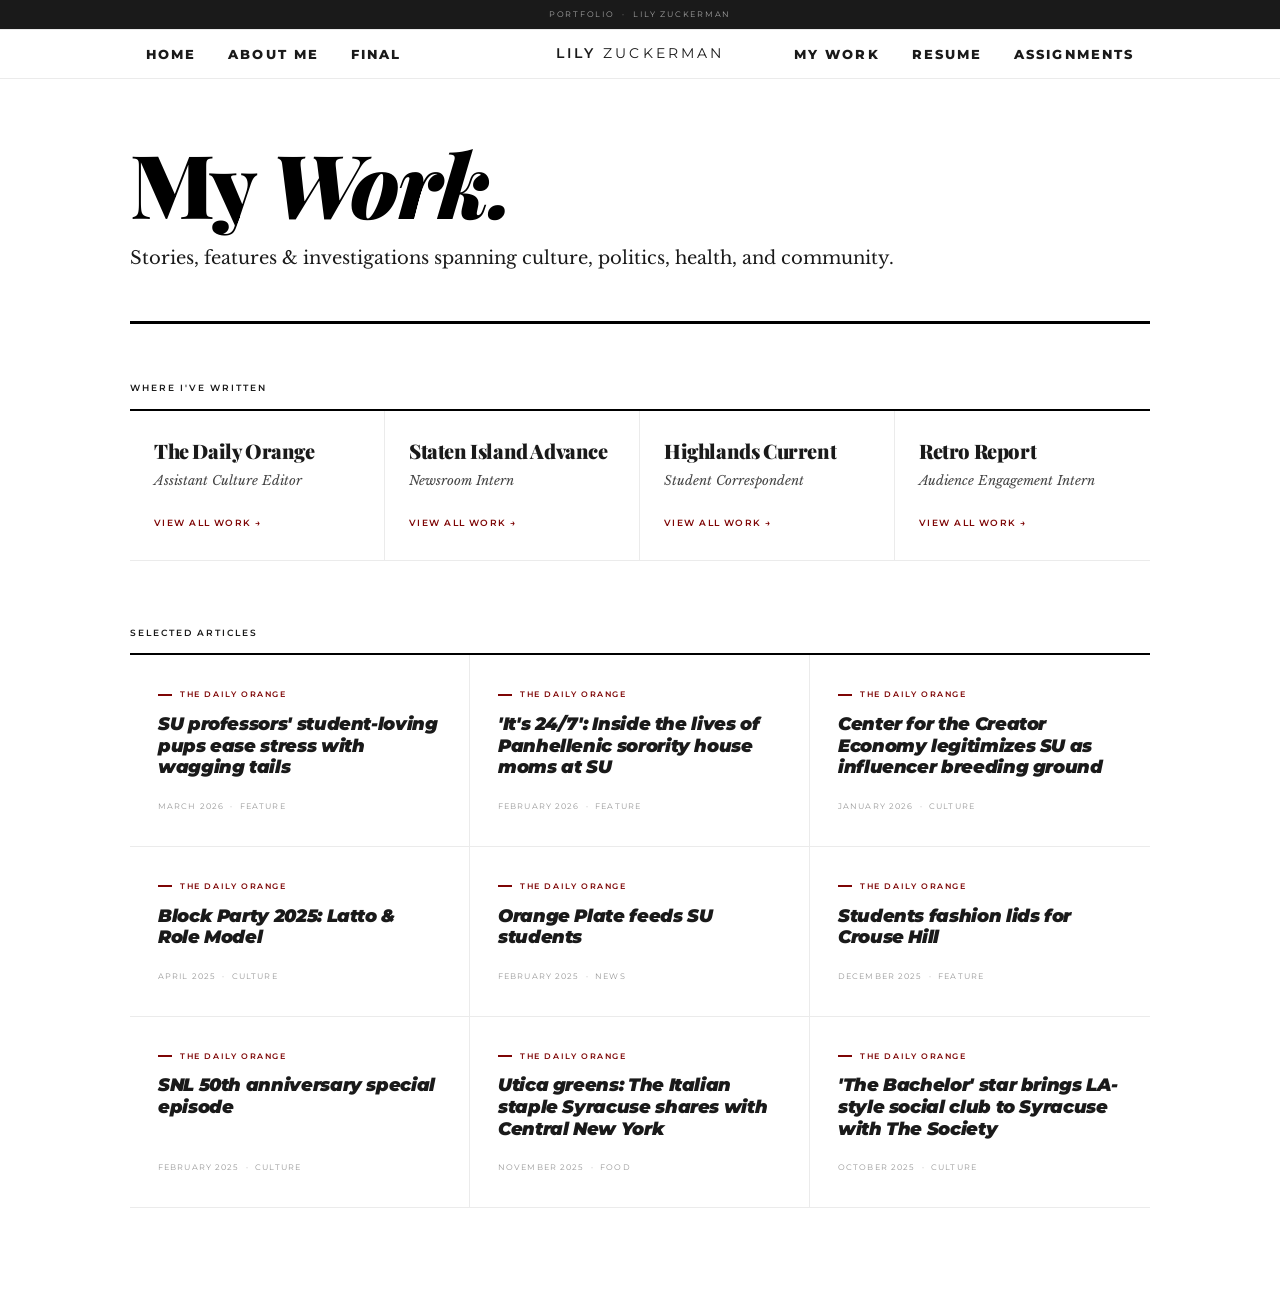
<file: portfolio/work/index.html>
<html lang="en">
<head>
    <title>My Work — Lily Zuckerman</title>
    <link rel="preconnect" href="https://fonts.googleapis.com">
    <link rel="preconnect" href="https://fonts.gstatic.com" crossorigin>
    <link href="https://fonts.googleapis.com/css2?family=Libre+Baskerville:ital,wght@0,400;0,700;1,400&family=Montserrat:wght@400;500;600&family=Playfair+Display:ital,wght@0,900;1,900&display=swap" rel="stylesheet">
    <link rel="stylesheet" href="../style.css">
    <style>
        .work-hero {
            padding: 60px 0 48px;
            border-bottom: 3px solid #000;
            margin-bottom: 56px;
        }
        .work-hero h1 {
            font-family: 'Playfair Display', Georgia, serif;
            font-weight: 900;
            font-size: clamp(52px, 7vw, 88px);
            line-height: 1.0;
            letter-spacing: -0.03em;
            margin: 0 0 16px;
            color: #000;
        }
        .work-hero h1 em { font-style: italic; }
        .work-hero-desc {
            font-family: 'Libre Baskerville', serif;
            font-size: 18px;
            line-height: 1.7;
            color: var(--black);
            max-width: 780px;
            margin: 0;
        }
 
        /* Publications section */
        .section-label {
            font-family: 'Montserrat', sans-serif;
            font-size: 9px;
            font-weight: 600;
            letter-spacing: 0.22em;
            text-transform: uppercase;
            color: var(--black);
            display: block;
            padding-bottom: 12px;
            border-bottom: 2px solid #000;
            margin: 0 0 0;
        }
 
        .pub-links {
            display: grid;
            grid-template-columns: 1fr 1fr 1fr 1fr;
            margin-bottom: 64px;
        }
 
        .pub-link {
            display: flex;
            flex-direction: column;
            gap: 6px;
            padding: 28px 24px;
            border-right: 1px solid var(--gray-light);
            border-bottom: 1px solid var(--gray-light);
            text-decoration: none;
            color: var(--black);
            transition: background 0.15s;
        }
        .pub-link:last-child { border-right: none; }
        .pub-link:hover { background: #fafafa; }
 
        .pub-link-name {
            font-family: 'Playfair Display', Georgia, serif;
            font-weight: 900;
            font-size: 20px;
            letter-spacing: -0.02em;
            color: var(--black);
            line-height: 1.2;
        }
 
        .pub-link-role {
            font-family: 'Libre Baskerville', serif;
            font-style: italic;
            font-size: 13px;
            color: var(--gray-dark);
        }
 
        .pub-link-arrow {
            font-family: 'Montserrat', sans-serif;
            font-size: 9px;
            font-weight: 600;
            letter-spacing: 0.16em;
            text-transform: uppercase;
            color: var(--crimson);
            margin-top: auto;
            padding-top: 16px;
        }
 
        /* Articles section */
        .articles-label {
            font-family: 'Montserrat', sans-serif;
            font-size: 9px;
            font-weight: 600;
            letter-spacing: 0.22em;
            text-transform: uppercase;
            color: var(--black);
            display: block;
            padding-bottom: 12px;
            border-bottom: 2px solid #000;
            margin: 0 0 0;
        }
 
        .articles-list {
            display: grid;
            grid-template-columns: 1fr 1fr 1fr;
        }
 
        .article-card {
            padding: 32px 28px;
            border-right: 1px solid var(--gray-light);
            border-bottom: 1px solid var(--gray-light);
            text-decoration: none;
            color: var(--black);
            display: flex;
            flex-direction: column;
            gap: 12px;
            transition: background 0.15s;
        }
        .article-card:hover { background: #fafafa; }
        .article-card:nth-child(3n) { border-right: none; }
 
        .pub-tag {
            font-family: 'Montserrat', sans-serif;
            font-size: 8px;
            font-weight: 600;
            letter-spacing: 0.2em;
            text-transform: uppercase;
            color: var(--crimson);
            display: flex;
            align-items: center;
            gap: 8px;
        }
        .pub-tag::before {
            content: '';
            display: inline-block;
            width: 14px;
            height: 1.5px;
            background: var(--crimson);
            flex-shrink: 0;
        }
        .article-headline {
            font-family: 'Montserrat', sans-serif;
            font-weight: 900;
            font-size: 18px;
            color: var(--black);
            line-height: 1.2;
            letter-spacing: -0.02em;
            margin: 0;
        }
        .article-meta {
            font-family: 'Montserrat', sans-serif;
            font-size: 8px;
            letter-spacing: 0.14em;
            text-transform: uppercase;
            color: var(--gray-mid);
            margin-top: auto;
            padding-top: 8px;
        }
 
        @media (max-width: 900px) {
            .pub-links { grid-template-columns: 1fr 1fr; }
            .pub-link:nth-child(2) { border-right: none; }
            .pub-link:nth-child(3) { border-right: 1px solid var(--gray-light); }
            .pub-link:nth-child(3), .pub-link:nth-child(4) { border-bottom: none; }
            .articles-list { grid-template-columns: 1fr 1fr; }
            .article-card:nth-child(3n) { border-right: 1px solid var(--gray-light); }
            .article-card:nth-child(2n) { border-right: none; }
        }
        @media (max-width: 600px) {
            .pub-links { grid-template-columns: 1fr; }
            .pub-link { border-right: none !important; }
            .articles-list { grid-template-columns: 1fr; }
            .article-card { border-right: none !important; }
        }
    </style>
</head>
<body>
 
    <div class="top-bar">Portfolio &nbsp;·&nbsp; Lily Zuckerman</div>
 
    <header>
        <div class="header-inner">
            <nav>
                <a href="../index.html">Home</a>
                <a href="../about/index.html">About Me</a>
                <a href="../final/index.html" target="_blank">Final</a>
            </nav>
            <a class="masthead" href="../index.html">Lily <em>Zuckerman</em></a>
            <nav class="right">
                <a href="work/index.html">My Work</a>
                <a href="../lily-zuckerman-resume.pdf" target="_blank">Resume</a>
                <a href="../assignments/index.html" target="_blank">Assignments</a>
            </nav>
        </div>
    </header>
 
    <div class="page-wrapper">
 
        <div class="work-hero">
            <h1>My <em>Work.</em></h1>
            <p class="work-hero-desc">Stories, features &amp; investigations spanning culture, politics, health, and community.</p>
        </div>
 
        <!-- Publications -->
        <span class="section-label">Where I've Written</span>
        <div class="pub-links">
 
            <a class="pub-link" href="https://dailyorange.com/writers/lily-zuckerman/" target="_blank">
                <span class="pub-link-name">The Daily Orange</span>
                <span class="pub-link-role">Assistant Culture Editor</span>
                <span class="pub-link-arrow">View all work →</span>
            </a>
 
            <a class="pub-link" href="https://www.silive.com/staff/lily-zuckerman/" target="_blank">
                <span class="pub-link-name">Staten Island Advance</span>
                <span class="pub-link-role">Newsroom Intern</span>
                <span class="pub-link-arrow">View all work →</span>
            </a>
 
            <a class="pub-link" href="https://highlandscurrent.org/author/lzuckerman/" target="_blank">
                <span class="pub-link-name">Highlands Current</span>
                <span class="pub-link-role">Student Correspondent</span>
                <span class="pub-link-arrow">View all work →</span>
            </a>
 
            <a class="pub-link" href="https://retroreport.org/author/lily-zuckerman/" target="_blank">
                <span class="pub-link-name">Retro Report</span>
                <span class="pub-link-role">Audience Engagement Intern</span>
                <span class="pub-link-arrow">View all work →</span>
            </a>
 
        </div>
 
        <!-- Selected articles -->
        <span class="articles-label">Selected Articles</span>
        <div class="articles-list">
 
            <a class="article-card" href="https://dailyorange.com/2026/03/su-professors-student-loving-pups-ease-stress-with-wagging-tails/" target="_blank">
                <span class="pub-tag">The Daily Orange</span>
                <h2 class="article-headline">SU professors' student-loving pups ease stress with wagging tails</h2>
                <div class="article-meta">March 2026 &nbsp;·&nbsp; Feature</div>
            </a>
 
            <a class="article-card" href="https://dailyorange.com/2026/02/syracuse-university-sorority-house-moms/" target="_blank">
                <span class="pub-tag">The Daily Orange</span>
                <h2 class="article-headline">'It's 24/7': Inside the lives of Panhellenic sorority house moms at SU</h2>
                <div class="article-meta">February 2026 &nbsp;·&nbsp; Feature</div>
            </a>
 
            <a class="article-card" href="https://dailyorange.com/2026/01/center-for-the-creator-economy-su-influencers/" target="_blank">
                <span class="pub-tag">The Daily Orange</span>
                <h2 class="article-headline">Center for the Creator Economy legitimizes SU as influencer breeding ground</h2>
                <div class="article-meta">January 2026 &nbsp;·&nbsp; Culture</div>
            </a>
 
            <a class="article-card" href="https://dailyorange.com/2025/04/block-party-2025-latto-rolemodel/" target="_blank">
                <span class="pub-tag">The Daily Orange</span>
                <h2 class="article-headline">Block Party 2025: Latto &amp; Role Model</h2>
                <div class="article-meta">April 2025 &nbsp;·&nbsp; Culture</div>
            </a>
 
            <a class="article-card" href="https://dailyorange.com/2025/02/orange-plate-feeds-su-students/" target="_blank">
                <span class="pub-tag">The Daily Orange</span>
                <h2 class="article-headline">Orange Plate feeds SU students</h2>
                <div class="article-meta">February 2025 &nbsp;·&nbsp; News</div>
            </a>

             <a class="article-card" href="https://dailyorange.com/2025/12/students-fashion-lids-for-crouse-hill/" target="_blank">
                <span class="pub-tag">The Daily Orange</span>
                <h2 class="article-headline">Students fashion lids for Crouse Hill</h2>
                <div class="article-meta">December 2025 &nbsp;·&nbsp; Feature</div>
            </a>
 
            <a class="article-card" href="https://dailyorange.com/2025/02/snl-50-anniversary-special-episode/" target="_blank">
                <span class="pub-tag">The Daily Orange</span>
                <h2 class="article-headline">SNL 50th anniversary special episode</h2>
                <div class="article-meta">February 2025 &nbsp;·&nbsp; Culture</div>
            </a>

             <a class="article-card" href="https://dailyorange.com/2025/11/utica-greens-the-italian-staple-syracuse-shares-with-central-new-york/" target="_blank">
                <span class="pub-tag">The Daily Orange</span>
                <h2 class="article-headline">Utica greens: The Italian staple Syracuse shares with Central New York</h2>
                <div class="article-meta">November 2025 &nbsp;·&nbsp; Food</div>
            </a>
 
            <a class="article-card" href="https://dailyorange.com/2025/10/the-bachelor-star-brings-la-style-social-club-to-syracuse-with-the-society/" target="_blank">
                <span class="pub-tag">The Daily Orange</span>
                <h2 class="article-headline">'The Bachelor' star brings LA-style social club to Syracuse with The Society</h2>
                <div class="article-meta">October 2025 &nbsp;·&nbsp; Culture</div>
            </a>
 
        </div>
    </div>
 
</body>
</html>
</file>
<file: style.css>
/* ── Design tokens ───────────────────────── */
:root {
  --ink: #111111;
  --ink-light: #555555;
  --rule: #222222;
  --accent: #c0392b;
  --bg: #f9f7f2;
  --white: #ffffff;
  --serif-display: "Playfair Display", Georgia, serif;
  --serif-body: "Source Serif 4", Georgia, serif;
  --sans: "DM Sans", system-ui, sans-serif;
  --max-w: 780px;
}

/* ── Base ────────────────────────────────── */
body {
  font-family: var(--serif-body);
  background-color: var(--bg);
  color: var(--ink);
  font-size: 1.1rem;
  line-height: 1.75;
}

/* ── Top bar ─────────────────────────────── */
.topbar {
  background-color: var(--ink);
  color: #aaa;
  font-family: var(--sans);
  font-size: 0.72rem;
  letter-spacing: 0.06em;
  text-transform: uppercase;
  padding: 6px 0;
  border-bottom: 1px solid #333;
}

.topbar a {
  color: #aaa;
  text-decoration: none;
}

.topbar a:hover {
  color: var(--white);
}

/* ── Masthead ────────────────────────────── */
.masthead {
  background-color: var(--white);
  border-bottom: 3px solid var(--rule);
  padding: 24px 0 16px;
}

.masthead-inner {
  max-width: var(--max-w);
  margin: 0 auto;
  padding: 0 24px;
  display: flex;
  align-items: flex-end;
  justify-content: space-between;
  gap: 16px;
  flex-wrap: wrap;
}

.publication-name {
  font-family: var(--serif-display);
  font-size: clamp(2.2rem, 6vw, 3.6rem);
  font-weight: 900;
  letter-spacing: -0.02em;
  line-height: 1;
  color: var(--ink);
  text-decoration: none;
}

.publication-name:hover {
  color: var(--ink);
}

.publication-name span {
  color: var(--accent);
}

.masthead-meta {
  font-family: var(--sans);
  font-size: 0.75rem;
  color: var(--ink-light);
  text-align: right;
  line-height: 1.5;
}

/* ── Nav ─────────────────────────────────── */
.section-nav {
  background-color: var(--white);
  border-bottom: 1px solid #ddd;
}

.section-nav-inner {
  max-width: var(--max-w);
  margin: 0 auto;
  padding: 0 24px;
  display: flex;
  gap: 0;
  font-family: var(--sans);
  font-size: 0.8rem;
  font-weight: 600;
  letter-spacing: 0.05em;
  text-transform: uppercase;
  overflow-x: auto;
}

.section-nav a {
  color: var(--ink);
  text-decoration: none;
  padding: 10px 16px 10px 0;
  white-space: nowrap;
  border-bottom: 3px solid transparent;
  margin-bottom: -1px;
  transition: border-color 0.15s;
}

.section-nav a:hover,
.section-nav a.active {
  border-bottom-color: var(--accent);
  color: var(--accent);
}

/* ── Article layout ──────────────────────── */
.article-wrapper {
  max-width: var(--max-w);
  margin: 48px auto;
  padding: 0 24px;
}

/* ── Article header ──────────────────────── */
.article-section-label {
  font-family: var(--sans);
  font-size: 0.72rem;
  font-weight: 600;
  letter-spacing: 0.12em;
  text-transform: uppercase;
  color: var(--accent);
  margin-bottom: 14px;
}

.article-headline {
  font-family: var(--serif-display);
  font-size: clamp(2rem, 5vw, 3rem);
  font-weight: 700;
  line-height: 1.15;
  letter-spacing: -0.02em;
  margin-bottom: 18px;
  color: var(--ink);
}

.article-deck {
  font-family: var(--serif-body);
  font-size: 1.25rem;
  font-weight: 400;
  color: #333;
  line-height: 1.55;
  margin-bottom: 24px;
  border-left: 3px solid var(--accent);
  padding-left: 18px;
}

.article-byline {
  font-family: var(--sans);
  font-size: 0.82rem;
  color: var(--ink-light);
  padding: 16px 0;
  border-top: 1px solid #ddd;
  border-bottom: 1px solid #ddd;
  margin-bottom: 32px;
  display: flex;
  justify-content: space-between;
  align-items: center;
  flex-wrap: wrap;
  gap: 8px;
}

.byline-author {
  font-weight: 600;
  color: var(--ink);
}

/* ── Body text ───────────────────────────── */
.article-body p {
  font-size: 1.1rem;
  line-height: 1.8;
  margin-bottom: 1.5rem;
  color: #1a1a1a;
}

.article-body p:first-of-type::first-letter {
  font-family: var(--serif-display);
  font-size: 4rem;
  font-weight: 900;
  float: left;
  line-height: 0.8;
  margin-right: 8px;
  margin-top: 6px;
  color: var(--ink);
}

/* ── Embed placeholders ──────────────────── */
.embed-block {
  margin: 36px 0;
}

.embed-label {
  font-family: var(--sans);
  font-size: 0.7rem;
  font-weight: 600;
  letter-spacing: 0.1em;
  text-transform: uppercase;
  color: var(--ink-light);
  margin-bottom: 8px;
  padding-bottom: 6px;
  border-bottom: 1px solid #ddd;
}

.embed-placeholder {
  background-color: #f0ede6;
  border: 1px dashed #bbb;
  border-radius: 2px;
  padding: 40px 24px;
  text-align: center;
  font-family: var(--sans);
  font-size: 0.85rem;
  color: #888;
}

/* ── Horizontal rule ─────────────────────── */
.section-rule {
  border: none;
  border-top: 1px solid #ddd;
  margin: 40px 0;
}

/* ── Footer ──────────────────────────────── */
footer {
  background-color: var(--ink);
  color: #888;
  font-family: var(--sans);
  font-size: 0.8rem;
  padding: 32px 24px;
  margin-top: 64px;
  text-align: center;
  letter-spacing: 0.03em;
}

footer a {
  color: #aaa;
  text-decoration: none;
}

footer a:hover {
  color: var(--white);
}

footer .footer-name {
  font-family: var(--serif-display);
  font-size: 1.2rem;
  font-weight: 700;
  color: var(--white);
  display: block;
  margin-bottom: 8px;
}
</file>
<file: portfolio/style.css>
@import url('https://fonts.googleapis.com/css2?family=Libre+Baskerville:ital,wght@0,400;0,700;1,400&family=Montserrat:wght@400;500;600&family=Playfair+Display:ital,wght@0,900;1,900&display=swap');

:root {
    --black:      #1a1a1a;
    --white:      #ffffff;
    --off-white:  #fafafa;
    --crimson:    #7e0505;
    --gray-light: #ebebeb;
    --gray-mid:   #999;
    --gray-dark:  #444;
    --max-width:  1100px;
    --col-main:   680px;
}

*, *::before, *::after { box-sizing: border-box; }

body {
    background: var(--white);
    color: var(--black);
    margin: 0;
    padding: 0;
    font-family: 'Libre Baskerville', Georgia, serif;
    font-size: 16px;
    line-height: 1.85;
    -webkit-font-smoothing: antialiased;
}

/* ── Top bar ── */
.top-bar {
    border-bottom: 1px solid var(--gray-light);
    background: var(--black);
    text-align: center;
    padding: 7px 0;
    font-family: 'Montserrat', sans-serif;
    font-size: 8px;
    letter-spacing: 0.22em;
    text-transform: uppercase;
    color: rgba(255,255,255,0.6);
}

/* ── Header / Nav ── */
header {
    background: #ffffff;
    position: sticky;
    top: 0;
    z-index: 100;
    border-bottom: 1px solid var(--gray-light);
}

header .header-inner {
    max-width: var(--max-width);
    margin: 0 auto;
    padding: 0 40px;
    display: grid;
    grid-template-columns: 1fr auto 1fr;
    align-items: center;
    min-height: 48px;
}

header nav {
    display: flex;
    align-items: center;
    gap: 0;
}

header nav.right {
    justify-content: flex-end;
}

header a {
    position: relative;
    display: inline-block;
    padding: 10px 16px;
    color: var(--black);
    text-decoration: none;
    font-family: 'Montserrat', sans-serif;
    font-size: 13px;
    font-weight: 800;
    letter-spacing: 0.16em;
    text-transform: uppercase;
    transition: color 0.2s ease;
}

header a::after {
    content: '';
    position: absolute;
    bottom: 6px;
    left: 16px;
    right: 16px;
    height: 1.5px;
    background: var(--crimson);
    transform: scaleX(0);
    transform-origin: left;
    transition: transform 0.3s cubic-bezier(0.4, 0, 0.2, 1);
}

header a:hover { color: var(--crimson); }
header a:hover::after { transform: scaleX(1); }

/* Masthead wordmark */
.masthead {
    font-family: 'Montserrat', sans-serif;
    font-size: 14px;
    font-weight: 600;
    letter-spacing: 0.22em;
    text-transform: uppercase;
    color: var(--black);
    text-align: center;
    text-decoration: none;
    white-space: nowrap;
    display: block;
    transition: color 0.2s ease;
}

.masthead:hover { color: var(--crimson); }

.masthead em {
    font-style: normal;
    font-weight: 400;
}

/* ── Page layout ── */
.page-wrapper {
    max-width: var(--max-width);
    margin: 0 auto;
    padding: 0 40px 100px;
}

/* ── Article header ── */
.article-header {
    padding: 40px 0 40px;
    margin-bottom: 40px;
    border-bottom: 3px solid #000;
}

.article-header h1 {
    font-family: 'Playfair Display', Georgia, serif;
    font-weight: 900;
    font-size: clamp(52px, 7vw, 88px);
    line-height: 1.0;
    letter-spacing: -0.03em;
    margin: 0;
    color: #000000;
    background: none;
    -webkit-text-fill-color: #000000;
}

/* ── Two-column layout ── */
.article-body {
    display: grid;
    grid-template-columns: var(--col-main) 1fr;
    gap: 60px;
    align-items: start;
}

/* ── Main photo ── */
.photo-block {
    margin-bottom: 40px;
    position: relative;
}

.photo-block img {
    width: 380px;
    height: 460px;
    object-fit: cover;
    object-position: center top;
    display: block;
    border-radius: 2px;
    border: none;
    outline: none;
    box-shadow: none;
    float: none;
    padding: 0;
}

/* ── Author byline ── */
.byline {
    display: flex;
    align-items: center;
    gap: 16px;
    margin-bottom: 32px;
    padding-bottom: 32px;
    border-bottom: 1px solid var(--gray-light);
}

.byline-monogram {
    width: 44px;
    height: 44px;
    background: var(--black);
    color: var(--white);
    font-family: 'Libre Baskerville', serif;
    font-size: 13px;
    font-style: italic;
    display: flex;
    align-items: center;
    justify-content: center;
    flex-shrink: 0;
}

.byline-text {
    font-family: 'Montserrat', sans-serif;
    font-size: 10px;
    letter-spacing: 0.14em;
    text-transform: uppercase;
    color: var(--gray-mid);
}

.byline-text strong {
    color: var(--black);
    font-weight: 600;
}

/* ── Typography ── */
h1 {
    font-family: 'Libre Baskerville', Georgia, serif;
    font-weight: 700;
    font-size: 42px;
    line-height: 1.2;
    color: var(--black);
    margin: 0 0 16px;
}

h2 {
    font-family: 'Libre Baskerville', Georgia, serif;
    font-style: italic;
    font-weight: 500;
    font-size: 22px;
    color: var(--gray-mid);
    margin:40px 0 32px;
    line-height: 1.5;
    letter-spacing: 0.01em;
}

h3 {
    font-family: 'Montserrat', sans-serif;
    font-size: 9px;
    font-weight: 600;
    letter-spacing: 0.22em;
    text-transform: uppercase;
    color: var(--black);
    margin: 36px 0 6px;
    padding: 0;
    border: none;
}

p {
    font-family: 'Libre Baskerville', Georgia, serif;
    color: var(--black);
    font-size: 16px;
    margin: 0 0 22px;
    max-width: 100%;
}

/* ── Blockquote ── */
blockquote {
    font-family: 'Libre Baskerville', Georgia, serif;
    font-style: italic;
    font-size: 22px;
    font-weight: 400;
    line-height: 1.55;
    color: var(--black);
    margin: 40px 0;
    padding: 32px 0;
    border-top: 2px solid var(--black);
    border-bottom: 1px solid var(--gray-light);
}

blockquote p {
    font-size: 22px;
    margin: 0;
}

/* ── Sidebar ── */
.sidebar {
    padding-top: 4px;
}

.sidebar-section {
    border-top: 2px solid var(--black);
    padding-top: 16px;
    margin-bottom: 40px;
}

.sidebar-label {
    font-family: 'Montserrat', sans-serif;
    font-size: 9px;
    font-weight: 600;
    letter-spacing: 0.2em;
    text-transform: uppercase;
    color: var(--black);
    margin: 0 0 16px;
    display: flex;
    align-items: center;
    gap: 10px;
}

.sidebar-label em {
    font-family: 'Libre Baskerville', serif;
    font-style: italic;
    font-size: 13px;
    font-weight: 400;
    letter-spacing: 0;
    text-transform: none;
    color: var(--gray-dark);
}

.sidebar-item {
    display: flex;
    gap: 12px;
    align-items: flex-start;
    margin-bottom: 20px;
    padding-bottom: 20px;
    border-bottom: 1px solid var(--gray-light);
}

.sidebar-item:last-child {
    border-bottom: none;
}

a.sidebar-item {
    text-decoration: none;
    color: inherit;
    display: flex;
}

.sidebar-thumb {
    width: 56px;
    height: 56px;
    background: var(--gray-light);
    flex-shrink: 0;
    overflow: hidden;
}

.sidebar-thumb img {
    width: 100%;
    height: 100%;
    object-fit: cover;
    display: block;
    border-radius: 0;
    border: none;
    outline: none;
    box-shadow: none;
    float: none;
    padding: 0;
}

.sidebar-item-text {
    flex: 1;
}

.sidebar-item-cat {
    font-family: 'Montserrat', sans-serif;
    font-size: 8px;
    letter-spacing: 0.18em;
    text-transform: uppercase;
    color: var(--gray-mid);
    margin: 0 0 4px;
    display: block;
}

.sidebar-item-title {
    font-family: 'Libre Baskerville', serif;
    font-size: 13px;
    line-height: 1.4;
    color: var(--black);
    margin: 0;
}

/* ── Animations ── */
@keyframes fadeUp {
    from { opacity: 0; transform: translateY(22px); }
    to   { opacity: 1; transform: translateY(0); }
}

@keyframes fadeIn {
    from { opacity: 0; }
    to   { opacity: 1; }
}

@keyframes slideInLeft {
    from { opacity: 0; transform: translateX(-20px); }
    to   { opacity: 1; transform: translateX(0); }
}

.article-header   { animation: fadeUp 0.65s 0.05s ease both; }
.photo-block      { animation: fadeUp 0.7s 0.2s ease both; }
.byline           { animation: fadeIn 0.6s 0.35s ease both; }
.main-col p:first-of-type { animation: fadeUp 0.6s 0.4s ease both; }
.sidebar          { animation: slideInLeft 0.7s 0.3s ease both; }

/* Hover lift on photo */
.photo-block img {
    transition: transform 0.4s ease, box-shadow 0.4s ease;
}
.photo-block:hover img {
    transform: translateY(-4px);
    box-shadow: 0 16px 48px rgba(0,0,0,0.18);
}

/* Sidebar item hover */
.sidebar-item {
    transition: background 0.2s ease, padding-left 0.2s ease;
    border-radius: 4px;
    padding-left: 4px;
}
.sidebar-item:hover {
    background: var(--off-white);
    padding-left: 10px;
}

/* Blockquote entrance */
blockquote {
    animation: fadeUp 0.6s ease both;
    animation-timeline: view();
    animation-range: entry 0% entry 40%;
}

/* ── Responsive ── */
@media (max-width: 820px) {
    .article-body { grid-template-columns: 1fr; gap: 0; }
    .sidebar { border-top: 1px solid var(--gray-light); padding-top: 40px; margin-top: 40px; }
    header .header-inner { grid-template-columns: 1fr; justify-items: center; gap: 0; padding: 12px 24px; }
    header nav { display: none; }
    .page-wrapper { padding: 0 20px 60px; }
    .breadcrumb { padding: 16px 20px 0; }
    .photo-block img { height: 280px; }
}
</file>
